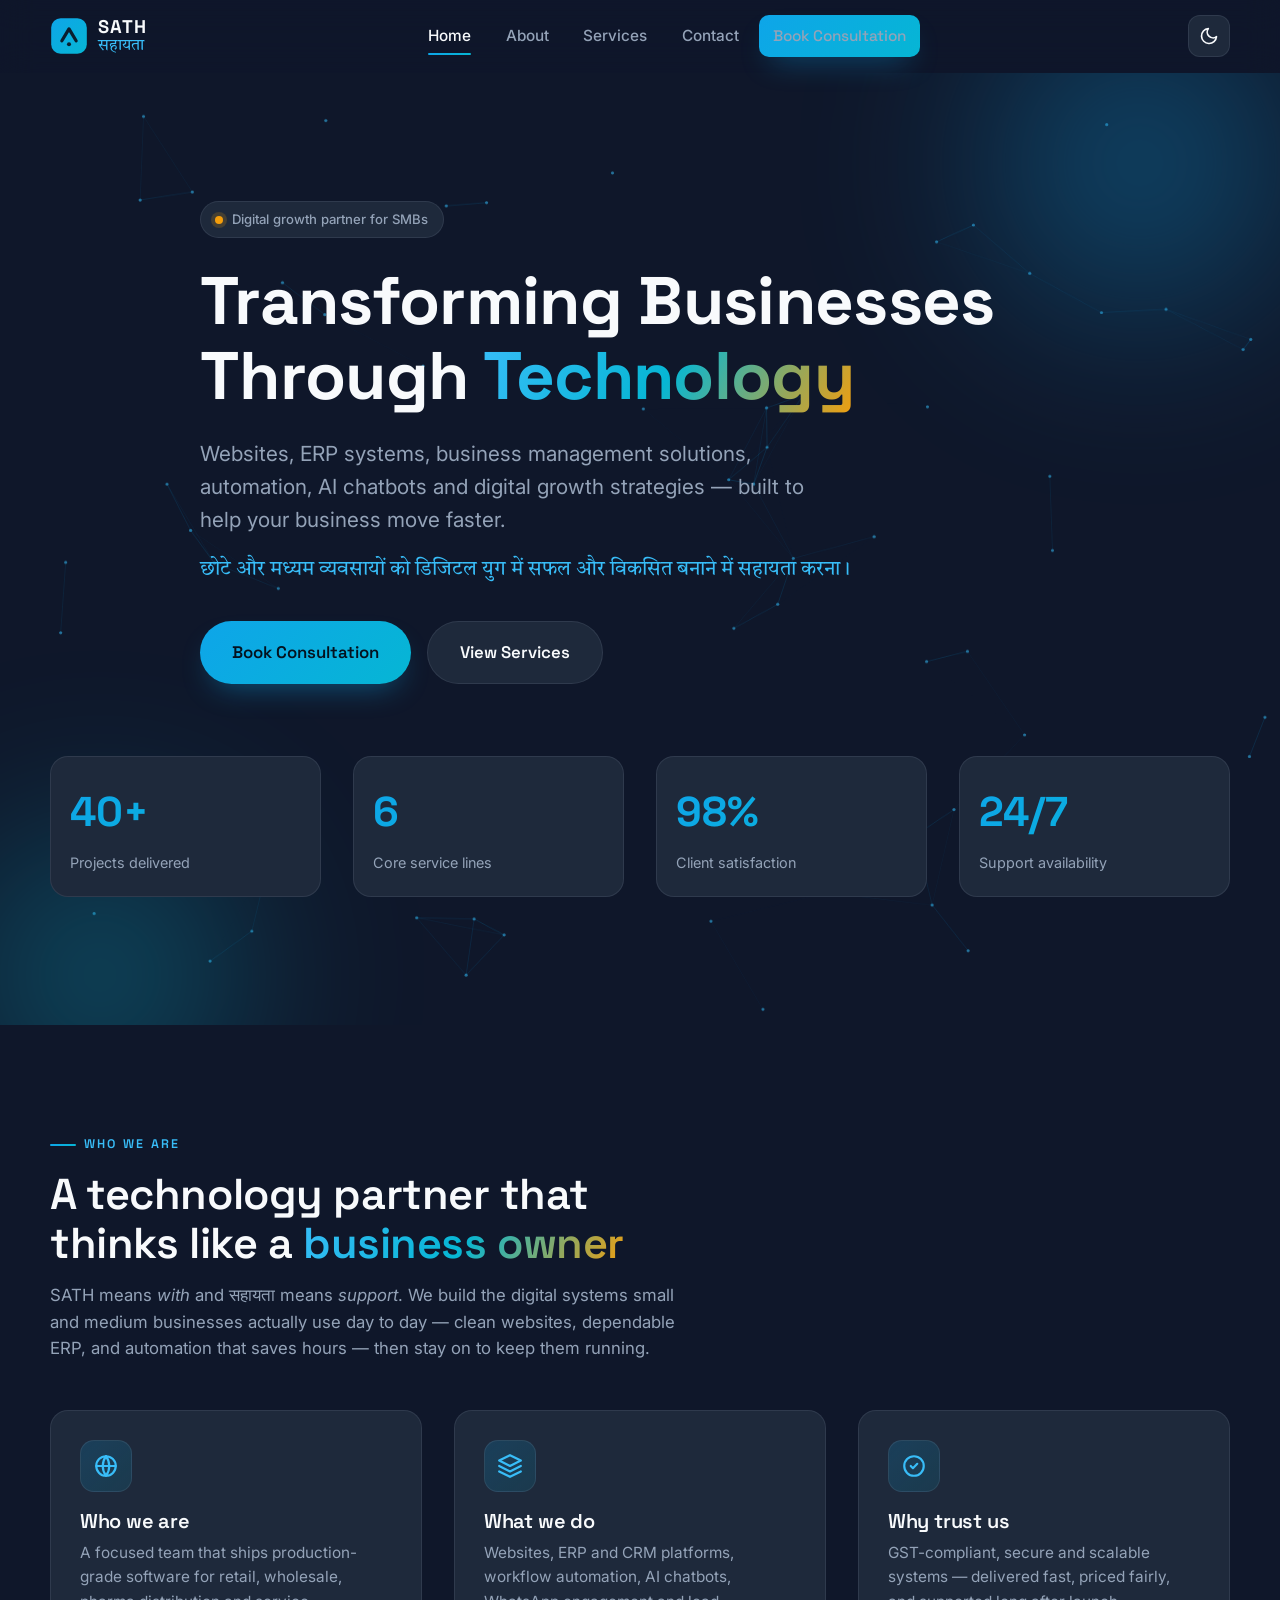
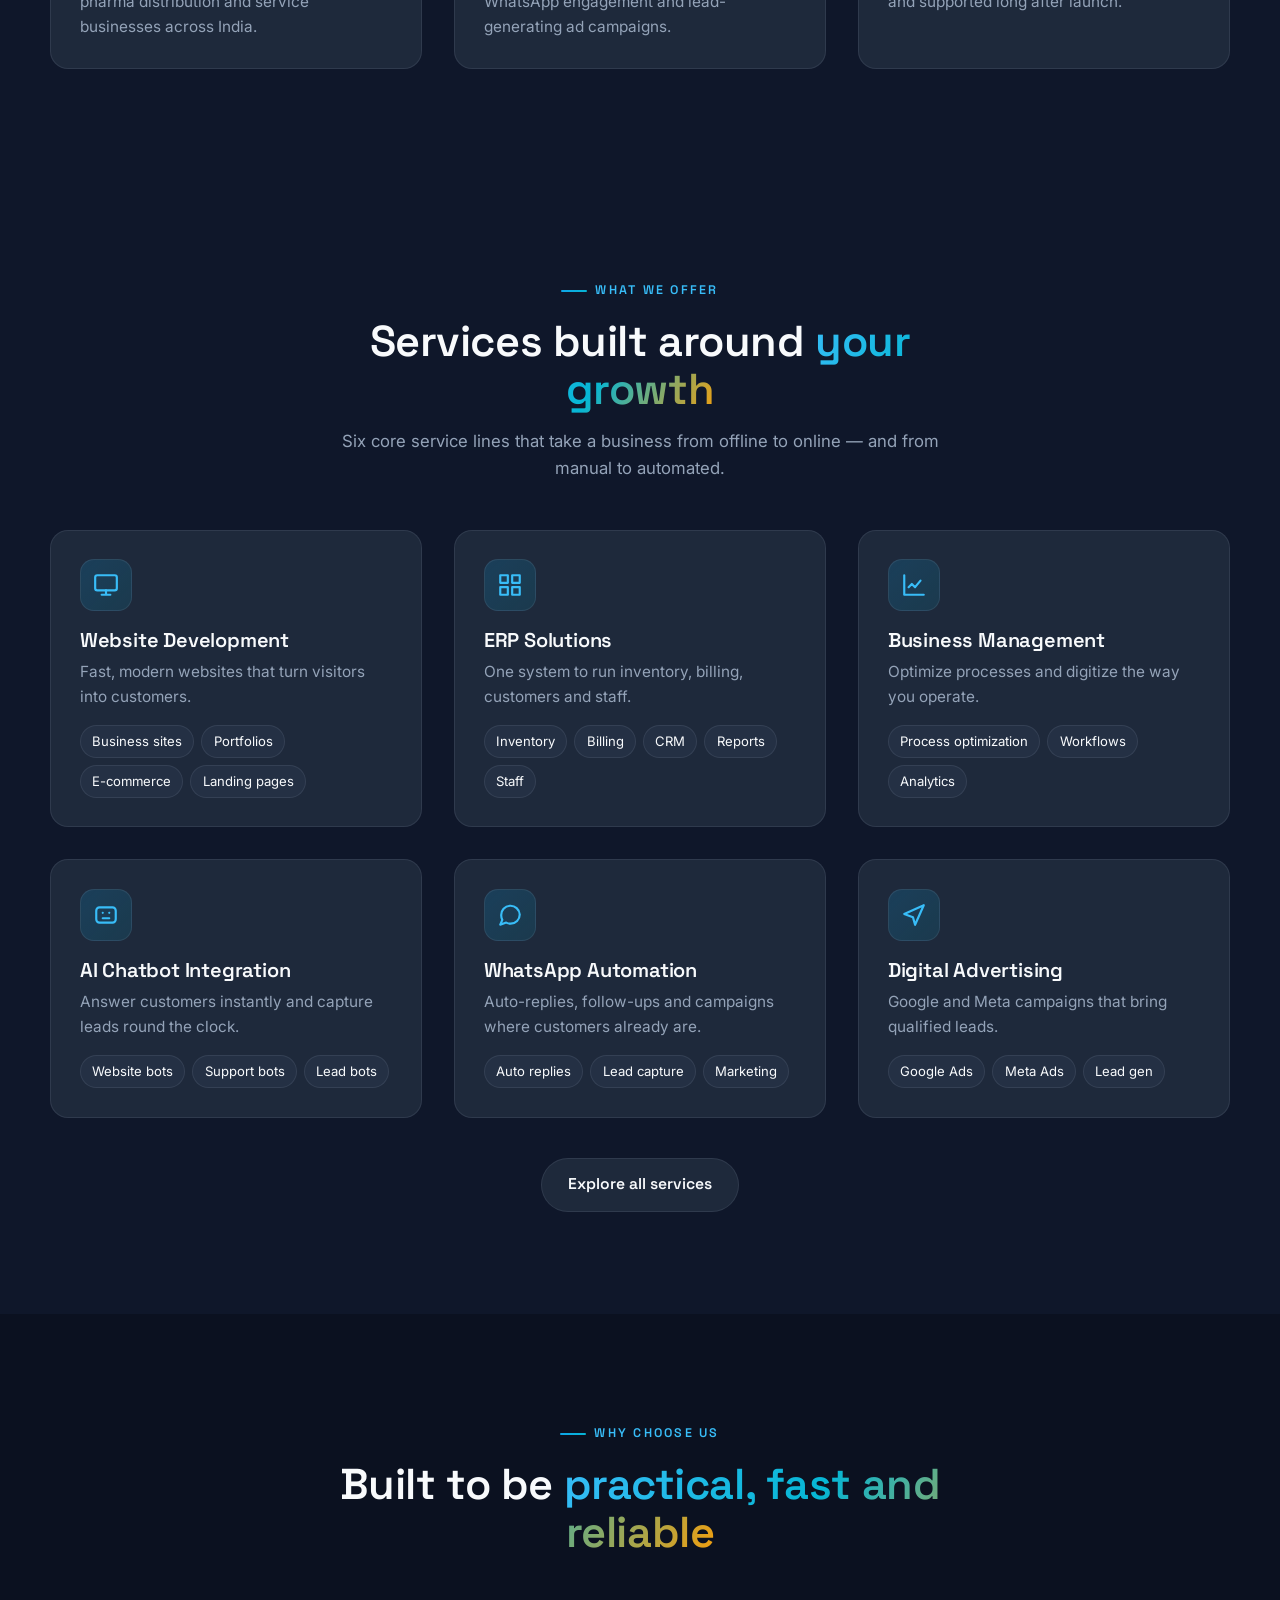
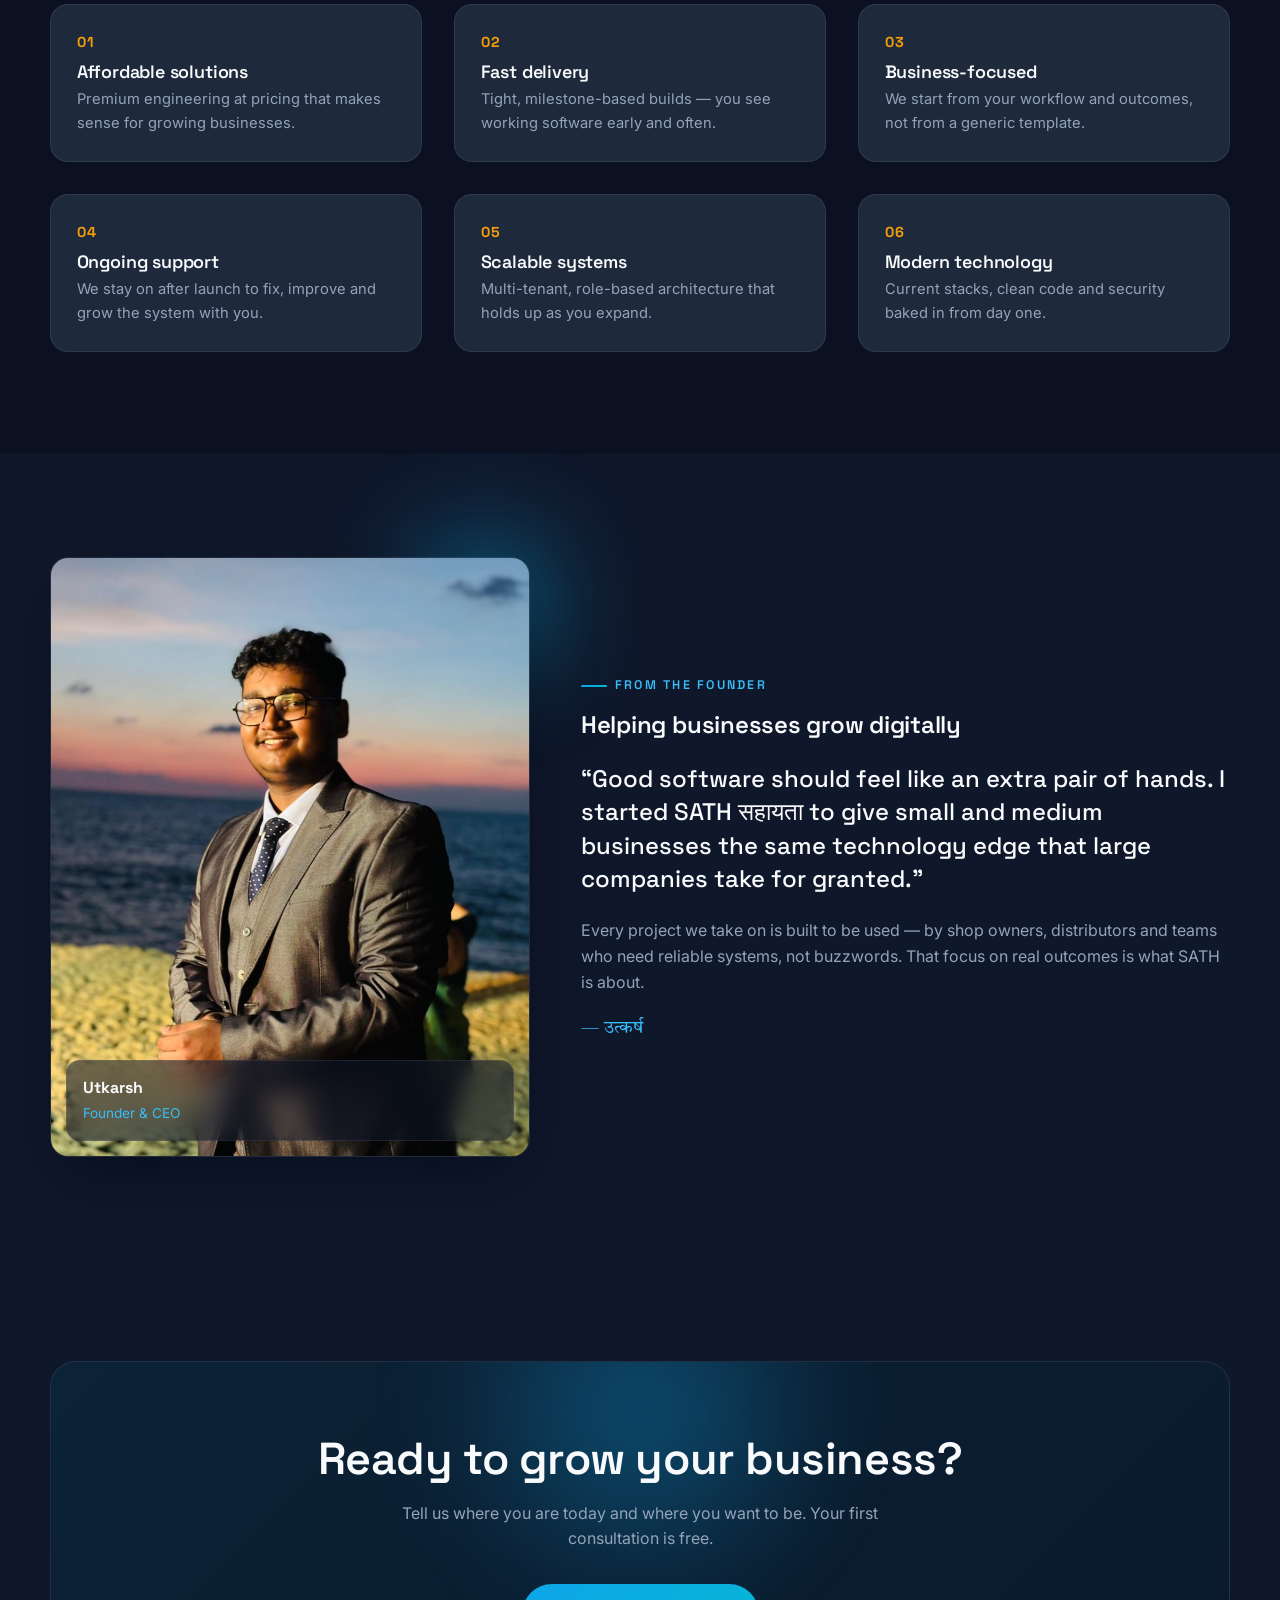
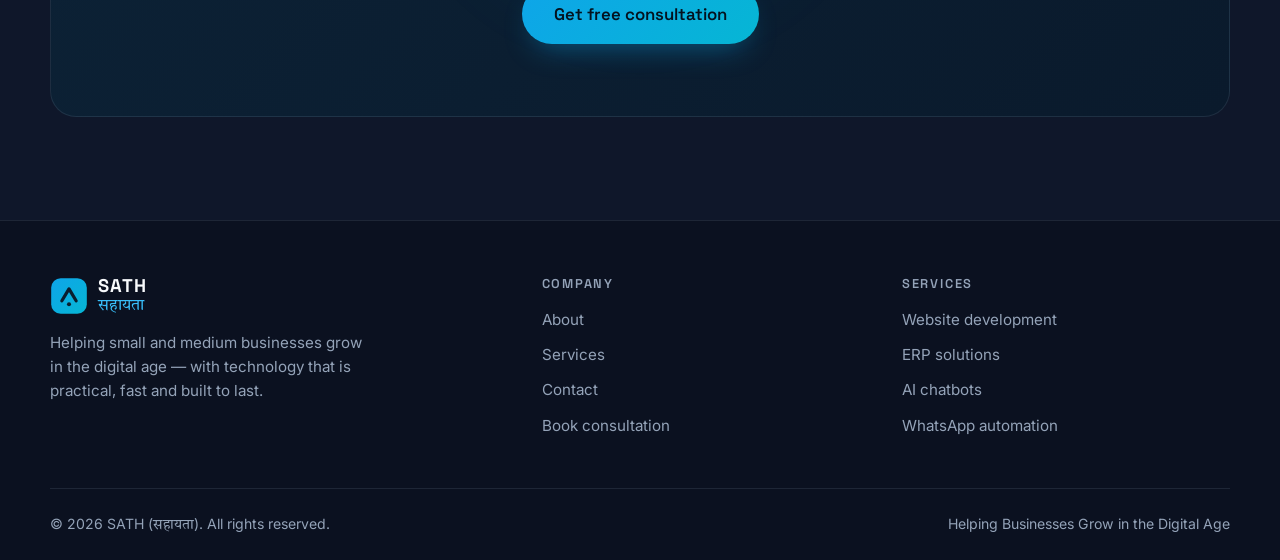
<file: index.html>
<!DOCTYPE html>
<html lang="en">
<head>
  <meta charset="UTF-8" />
  <meta name="viewport" content="width=device-width, initial-scale=1.0" />

  <!-- SEO -->
  <title>SATH (सहायता) — Transforming Businesses Through Technology</title>
  <meta name="description" content="SATH (सहायता) helps small and medium businesses grow in the digital age with websites, ERP systems, automation, AI chatbots and digital growth strategies." />
  <meta name="keywords" content="ERP software, business website development, AI chatbot, WhatsApp automation, digital marketing, SATH, सहायता, India" />
  <meta name="author" content="Utkarsh - Founder & CEO, SATH (सहायता)" />
  <meta name="robots" content="index, follow" />
  <meta name="language" content="English" />
  <meta name="revisit-after" content="7 days" />
  <meta name="theme-color" content="#0F172A" />
  <link rel="canonical" href="https://https://utkarshtraders.shop//" />

  <!-- Open Graph / Social -->
  <meta property="og:type" content="website" />
  <meta property="og:title" content="SATH (सहायता) — Transforming Businesses Through Technology" />
  <meta property="og:description" content="Websites, ERP systems, business management solutions, automation, AI chatbots & digital growth strategies for SMBs." />
  <meta property="og:image" content="assets/images/og-cover.jpg" />
  <meta property="og:site_name" content="SATH" />
  <meta name="twitter:card" content="summary_large_image" />
  <meta name="twitter:title" content="SATH (सहायता) — Transforming Businesses Through Technology" />
  <meta name="twitter:description" content="Premium digital transformation partner for small and medium businesses." />
  <meta name="twitter:image" content="assets/images/og-cover.jpg" />

  <!-- Icons -->
  <link rel="icon" type="image/svg+xml" href="assets/icons/favicon.svg" />

  <!-- Fonts -->
  <link rel="preconnect" href="https://fonts.googleapis.com" />
  <link rel="preconnect" href="https://fonts.gstatic.com" crossorigin />
  <link href="https://fonts.googleapis.com/css2?family=Space+Grotesk:wght@500;600;700&family=Inter:wght@400;500;600&family=Tiro+Devanagari+Hindi&display=swap" rel="stylesheet" />

  <!-- Styles -->
  <link rel="stylesheet" href="css/style.css" />

  <!-- Structured data -->
  <script type="application/ld+json">
  {
    "@context": "https://schema.org",
    "@type": "Organization",
    "name": "SATH",
    "alternateName": "सहायता",
    "description": "Digital transformation partner for small and medium businesses.",
    "founder": { "@type": "Person", "name": "Utkarsh" },
    "areaServed": "IN",
    "knowsAbout": ["Website Development", "ERP Software", "AI Chatbots", "WhatsApp Automation", "Digital Advertising"]
  },
  "serviceType": [
    "Website Development",
    "ERP Solutions",
    "Business Management",
    "AI Chatbot Integration",
    "WhatsApp Automation",
    "Digital Advertising"
  ],
  "areaServed": "INDIA",
  "email": "utkarshaa.kr@gmail.com",
  "telephone": "+919523024648"
}
  </script>
</head>
<body>

  <!-- Loader -->
  <div class="loader" aria-hidden="true">
    <div class="loader__mark">
      <div class="loader__ring"></div>
      <div class="loader__word deva">सहायता</div>
    </div>
  </div>

  <!-- Navbar -->
  <header class="nav">
    <div class="container nav__inner">
      <a class="brand" href="index.html" aria-label="SATH home">
        <img class="brand__mark" src="assets/icons/favicon.svg" alt="" width="38" height="38" />
        <span class="brand__text">
          <span class="brand__en">SATH</span>
          <span class="brand__hi deva">सहायता</span>
        </span>
      </a>

      <nav class="nav__links" aria-label="Primary">
        <a href="index.html" class="active">Home</a>
        <a href="about.html">About</a>
        <a href="services.html">Services</a>
        <a href="contact.html">Contact</a>
        <a href="contact.html" class="btn btn--primary">Book Consultation</a>
      </nav>

      <div class="nav__actions">
        <button class="theme-toggle" aria-label="Toggle dark and light mode">
          <svg class="icon-moon" viewBox="0 0 24 24" fill="none" stroke="currentColor" stroke-width="2" stroke-linecap="round" stroke-linejoin="round"><path d="M21 12.79A9 9 0 1 1 11.21 3 7 7 0 0 0 21 12.79z"/></svg>
          <svg class="icon-sun" viewBox="0 0 24 24" fill="none" stroke="currentColor" stroke-width="2" stroke-linecap="round" stroke-linejoin="round"><circle cx="12" cy="12" r="5"/><path d="M12 1v2M12 21v2M4.22 4.22l1.42 1.42M18.36 18.36l1.42 1.42M1 12h2M21 12h2M4.22 19.78l1.42-1.42M18.36 5.64l1.42-1.42"/></svg>
        </button>
        <button class="hamburger" aria-label="Open menu" aria-expanded="false" aria-controls="primary-nav"><span></span></button>
      </div>
    </div>
  </header>

  <main>
    <!-- Hero -->
    <section class="hero">
      <canvas id="hero-canvas" aria-hidden="true"></canvas>
      <div class="hero__glow" aria-hidden="true"></div>
      <div class="container hero__inner">
        <span class="hero__badge"><span class="dot"></span> Digital growth partner for SMBs</span>
        <h1>Transforming Businesses Through <span class="grad-text">Technology</span></h1>
        <p class="hero__sub">Websites, ERP systems, business management solutions, automation, AI chatbots and digital growth strategies — built to help your business move faster.</p>
        <p class="hero__hi deva">छोटे और मध्यम व्यवसायों को डिजिटल युग में सफल और विकसित बनाने में सहायता करना।</p>
        <div class="hero__cta">
          <a href="contact.html" class="btn btn--primary btn--lg">Book Consultation</a>
          <a href="services.html" class="btn btn--ghost btn--lg">View Services</a>
        </div>
      </div>

      <!-- Animated stat counters -->
      <div class="container">
        <div class="stats">
          <div class="stat reveal"><div class="stat__num"><span data-count="40" data-suffix="+">0</span></div><div class="stat__label">Projects delivered</div></div>
          <div class="stat reveal" data-delay="1"><div class="stat__num"><span data-count="6" data-suffix="">0</span></div><div class="stat__label">Core service lines</div></div>
          <div class="stat reveal" data-delay="2"><div class="stat__num"><span data-count="98" data-suffix="%">0</span></div><div class="stat__label">Client satisfaction</div></div>
          <div class="stat reveal" data-delay="3"><div class="stat__num"><span data-count="24" data-suffix="/7">0</span></div><div class="stat__label">Support availability</div></div>
        </div>
      </div>
    </section>

    <!-- Company intro -->
    <section class="section">
      <div class="container">
        <div class="section-head reveal">
          <span class="eyebrow">Who we are</span>
          <h2>A technology partner that thinks like a <span class="grad-text">business owner</span></h2>
          <p>SATH means <em>with</em> and सहायता means <em>support</em>. We build the digital systems small and medium businesses actually use day to day — clean websites, dependable ERP, and automation that saves hours — then stay on to keep them running.</p>
        </div>
        <div class="grid grid--3">
          <div class="card reveal">
            <div class="card__icon"><svg viewBox="0 0 24 24" fill="none" stroke-width="2" stroke-linecap="round" stroke-linejoin="round"><circle cx="12" cy="12" r="9"/><path d="M3 12h18M12 3a15 15 0 0 1 0 18M12 3a15 15 0 0 0 0 18"/></svg></div>
            <h3>Who we are</h3>
            <p>A focused team that ships production-grade software for retail, wholesale, pharma distribution and service businesses across India.</p>
          </div>
          <div class="card reveal" data-delay="1">
            <div class="card__icon"><svg viewBox="0 0 24 24" fill="none" stroke-width="2" stroke-linecap="round" stroke-linejoin="round"><path d="M12 2 2 7l10 5 10-5-10-5zM2 17l10 5 10-5M2 12l10 5 10-5"/></svg></div>
            <h3>What we do</h3>
            <p>Websites, ERP and CRM platforms, workflow automation, AI chatbots, WhatsApp engagement and lead-generating ad campaigns.</p>
          </div>
          <div class="card reveal" data-delay="2">
            <div class="card__icon"><svg viewBox="0 0 24 24" fill="none" stroke-width="2" stroke-linecap="round" stroke-linejoin="round"><path d="M9 12l2 2 4-4"/><path d="M21 12a9 9 0 1 1-18 0 9 9 0 0 1 18 0z"/></svg></div>
            <h3>Why trust us</h3>
            <p>GST-compliant, secure and scalable systems — delivered fast, priced fairly, and supported long after launch.</p>
          </div>
        </div>
      </div>
    </section>

    <!-- Services preview -->
    <section class="section" id="services">
      <div class="container">
        <div class="section-head center reveal">
          <span class="eyebrow">What we offer</span>
          <h2>Services built around <span class="grad-text">your growth</span></h2>
          <p>Six core service lines that take a business from offline to online — and from manual to automated.</p>
        </div>
        <div class="grid grid--3">

          <article class="card reveal">
            <div class="card__icon"><svg viewBox="0 0 24 24" fill="none" stroke-width="2" stroke-linecap="round" stroke-linejoin="round"><rect x="2" y="3" width="20" height="14" rx="2"/><path d="M8 21h8M12 17v4"/></svg></div>
            <h3>Website Development</h3>
            <p>Fast, modern websites that turn visitors into customers.</p>
            <ul class="card__list"><li>Business sites</li><li>Portfolios</li><li>E-commerce</li><li>Landing pages</li></ul>
          </article>

          <article class="card reveal" data-delay="1">
            <div class="card__icon"><svg viewBox="0 0 24 24" fill="none" stroke-width="2" stroke-linecap="round" stroke-linejoin="round"><path d="M3 3h7v7H3zM14 3h7v7h-7zM14 14h7v7h-7zM3 14h7v7H3z"/></svg></div>
            <h3>ERP Solutions</h3>
            <p>One system to run inventory, billing, customers and staff.</p>
            <ul class="card__list"><li>Inventory</li><li>Billing</li><li>CRM</li><li>Reports</li><li>Staff</li></ul>
          </article>

          <article class="card reveal" data-delay="2">
            <div class="card__icon"><svg viewBox="0 0 24 24" fill="none" stroke-width="2" stroke-linecap="round" stroke-linejoin="round"><path d="M3 3v18h18"/><path d="M7 14l3-3 3 3 5-6"/></svg></div>
            <h3>Business Management</h3>
            <p>Optimize processes and digitize the way you operate.</p>
            <ul class="card__list"><li>Process optimization</li><li>Workflows</li><li>Analytics</li></ul>
          </article>

          <article class="card reveal">
            <div class="card__icon"><svg viewBox="0 0 24 24" fill="none" stroke-width="2" stroke-linecap="round" stroke-linejoin="round"><rect x="3" y="5" width="18" height="14" rx="3"/><path d="M9 10h.01M15 10h.01M9 15h6"/></svg></div>
            <h3>AI Chatbot Integration</h3>
            <p>Answer customers instantly and capture leads round the clock.</p>
            <ul class="card__list"><li>Website bots</li><li>Support bots</li><li>Lead bots</li></ul>
          </article>

          <article class="card reveal" data-delay="1">
            <div class="card__icon"><svg viewBox="0 0 24 24" fill="none" stroke-width="2" stroke-linecap="round" stroke-linejoin="round"><path d="M21 11.5a8.38 8.38 0 0 1-8.5 8.5 8.38 8.38 0 0 1-4-1L3 21l1.9-4.5a8.38 8.38 0 0 1-1-4A8.5 8.5 0 0 1 21 11.5z"/></svg></div>
            <h3>WhatsApp Automation</h3>
            <p>Auto-replies, follow-ups and campaigns where customers already are.</p>
            <ul class="card__list"><li>Auto replies</li><li>Lead capture</li><li>Marketing</li></ul>
          </article>

          <article class="card reveal" data-delay="2">
            <div class="card__icon"><svg viewBox="0 0 24 24" fill="none" stroke-width="2" stroke-linecap="round" stroke-linejoin="round"><path d="M3 11l18-8-8 18-2-7-8-3z"/></svg></div>
            <h3>Digital Advertising</h3>
            <p>Google and Meta campaigns that bring qualified leads.</p>
            <ul class="card__list"><li>Google Ads</li><li>Meta Ads</li><li>Lead gen</li></ul>
          </article>

        </div>
        <div style="text-align:center; margin-top: 2.5rem;" class="reveal">
          <a href="services.html" class="btn btn--ghost">Explore all services</a>
        </div>
      </div>
    </section>

    <!-- Why choose us -->
    <section class="section" style="background: var(--bg-2);">
      <div class="container">
        <div class="section-head center reveal">
          <span class="eyebrow">Why choose us</span>
          <h2>Built to be <span class="grad-text">practical, fast and reliable</span></h2>
        </div>
        <div class="grid grid--3">
          <div class="tile reveal"><div class="tile__no">01</div><h3>Affordable solutions</h3><p>Premium engineering at pricing that makes sense for growing businesses.</p></div>
          <div class="tile reveal" data-delay="1"><div class="tile__no">02</div><h3>Fast delivery</h3><p>Tight, milestone-based builds — you see working software early and often.</p></div>
          <div class="tile reveal" data-delay="2"><div class="tile__no">03</div><h3>Business-focused</h3><p>We start from your workflow and outcomes, not from a generic template.</p></div>
          <div class="tile reveal"><div class="tile__no">04</div><h3>Ongoing support</h3><p>We stay on after launch to fix, improve and grow the system with you.</p></div>
          <div class="tile reveal" data-delay="1"><div class="tile__no">05</div><h3>Scalable systems</h3><p>Multi-tenant, role-based architecture that holds up as you expand.</p></div>
          <div class="tile reveal" data-delay="2"><div class="tile__no">06</div><h3>Modern technology</h3><p>Current stacks, clean code and security baked in from day one.</p></div>
        </div>
      </div>
    </section>

    <!-- Founder -->
    <section class="section" id="founder">
      <div class="container">
        <div class="founder">
          <div class="founder__media reveal">
            <!-- Replace assets/images/founder.jpg with a new photo any time -->
            <img class="founder__photo" src="assets/images/founder.jpg" alt="Utkarsh, Founder & CEO of SATH" width="900" height="600" loading="lazy" />
            <div class="founder__chip">
              <strong>Utkarsh</strong>
              <span>Founder &amp; CEO</span>
            </div>
          </div>
          <div class="founder__content reveal" data-delay="1">
            <span class="eyebrow">From the founder</span>
            <h2>Helping businesses grow digitally</h2>
            <blockquote>“Good software should feel like an extra pair of hands. I started SATH सहायता to give small and medium businesses the same technology edge that large companies take for granted.”</blockquote>
            <p style="color: var(--muted);">Every project we take on is built to be used — by shop owners, distributors and teams who need reliable systems, not buzzwords. That focus on real outcomes is what SATH is about.</p>
            <p class="founder__sig deva" style="margin-top: 1.2rem;">— उत्कर्ष</p>
          </div>
        </div>
      </div>
    </section>

    <!-- CTA -->
    <section class="section">
      <div class="container">
        <div class="cta-band reveal">
          <h2>Ready to grow your business?</h2>
          <p>Tell us where you are today and where you want to be. Your first consultation is free.</p>
          <a href="contact.html" class="btn btn--primary btn--lg">Get free consultation</a>
        </div>
      </div>
    </section>
  </main>

  <!-- Footer -->
  <footer class="footer">
    <div class="container">
      <div class="footer__top">
        <div class="footer__brand">
          <a class="brand" href="index.html" aria-label="SATH home">
            <img class="brand__mark" src="assets/icons/favicon.svg" alt="" width="38" height="38" />
            <span class="brand__text"><span class="brand__en">SATH</span><span class="brand__hi deva">सहायता</span></span>
          </a>
          <p>Helping small and medium businesses grow in the digital age — with technology that is practical, fast and built to last.</p>
        </div>
        <div>
          <h4>Company</h4>
          <ul>
            <li><a href="about.html">About</a></li>
            <li><a href="services.html">Services</a></li>
            <li><a href="contact.html">Contact</a></li>
            <li><a href="contact.html">Book consultation</a></li>
          </ul>
        </div>
        <div>
          <h4>Services</h4>
          <ul>
            <li><a href="services.html">Website development</a></li>
            <li><a href="services.html">ERP solutions</a></li>
            <li><a href="services.html">AI chatbots</a></li>
            <li><a href="services.html">WhatsApp automation</a></li>
          </ul>
        </div>
      </div>
      <div class="footer__bottom">
        <span>© <span data-year>2026</span> SATH (<span class="deva">सहायता</span>). All rights reserved.</span>
        <span>Helping Businesses Grow in the Digital Age</span>
      </div>
    </div>
  </footer>

  <!-- Back to top -->
  <button class="to-top" aria-label="Back to top">
    <svg viewBox="0 0 24 24" fill="none" stroke="currentColor" stroke-width="2.5" stroke-linecap="round" stroke-linejoin="round"><path d="M12 19V5M5 12l7-7 7 7"/></svg>
  </button>

  <script src="js/script.js"></script>
</body>
</html>
</file>
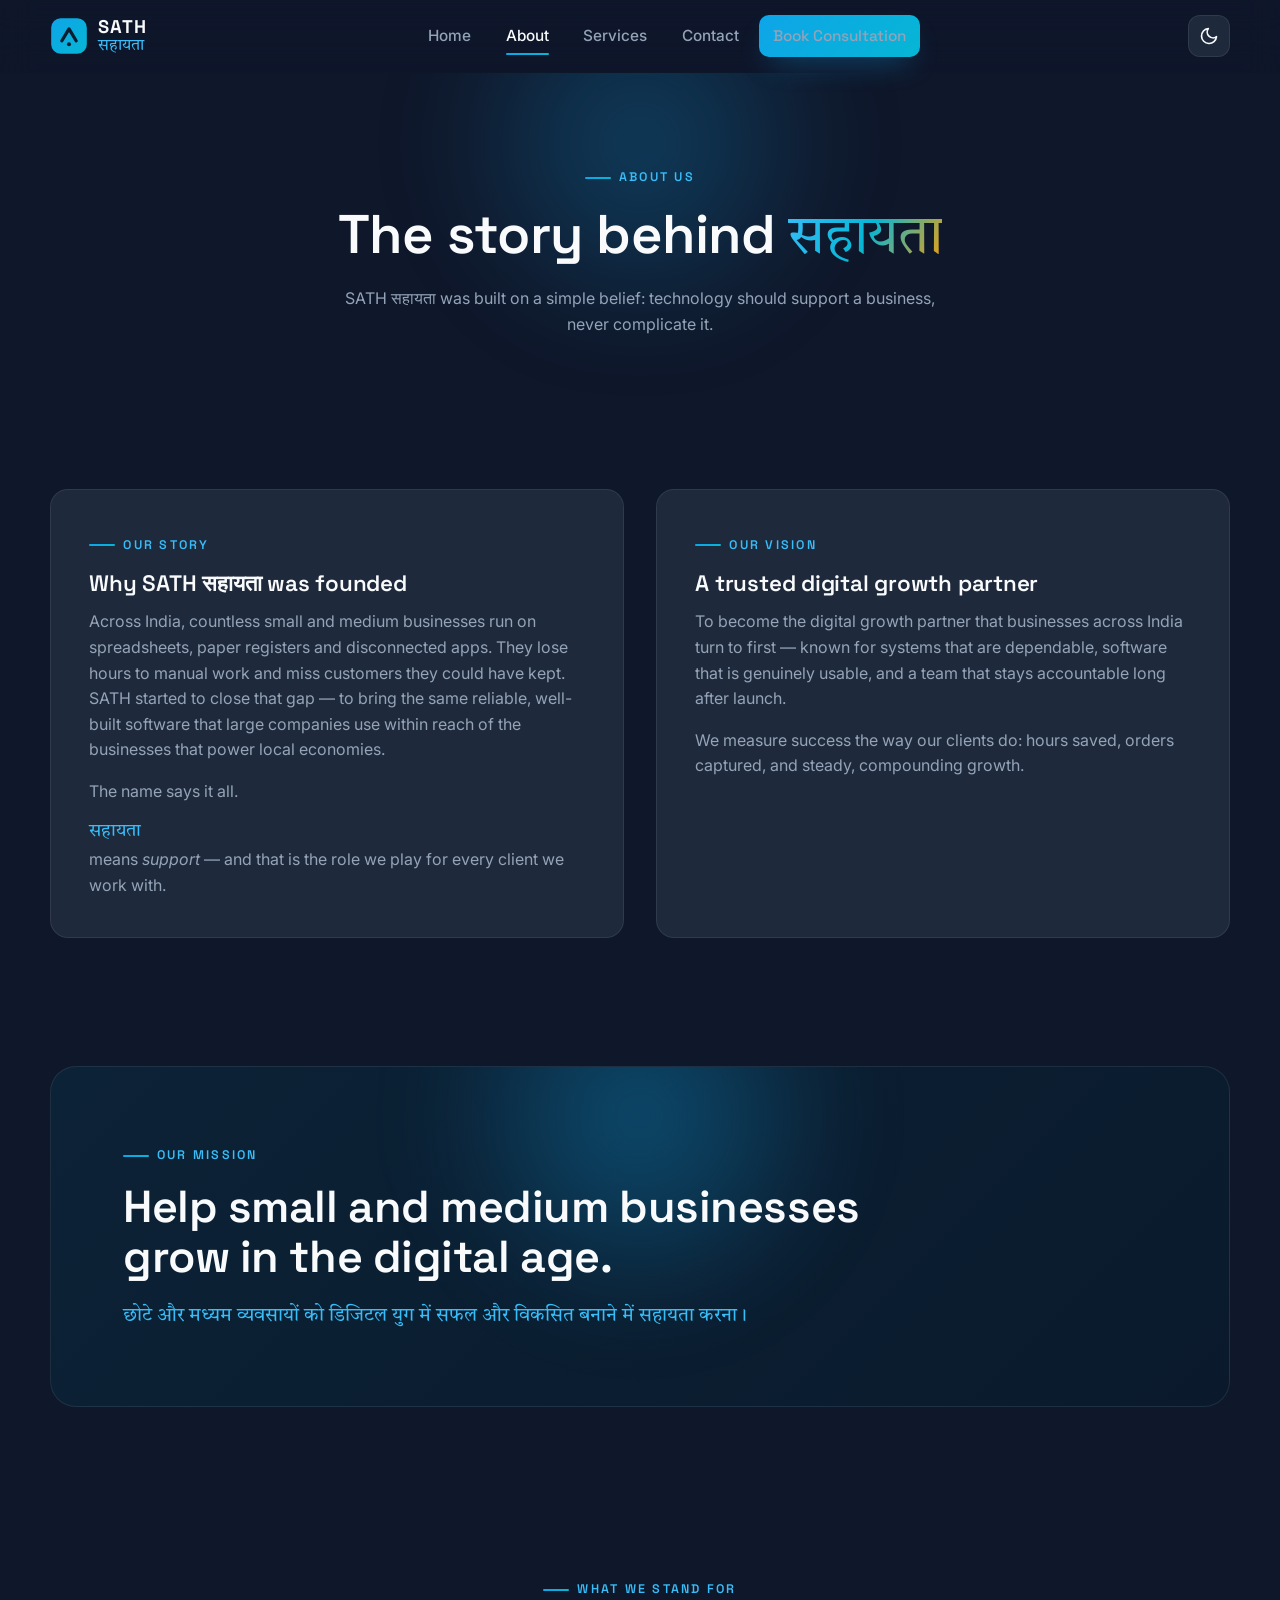
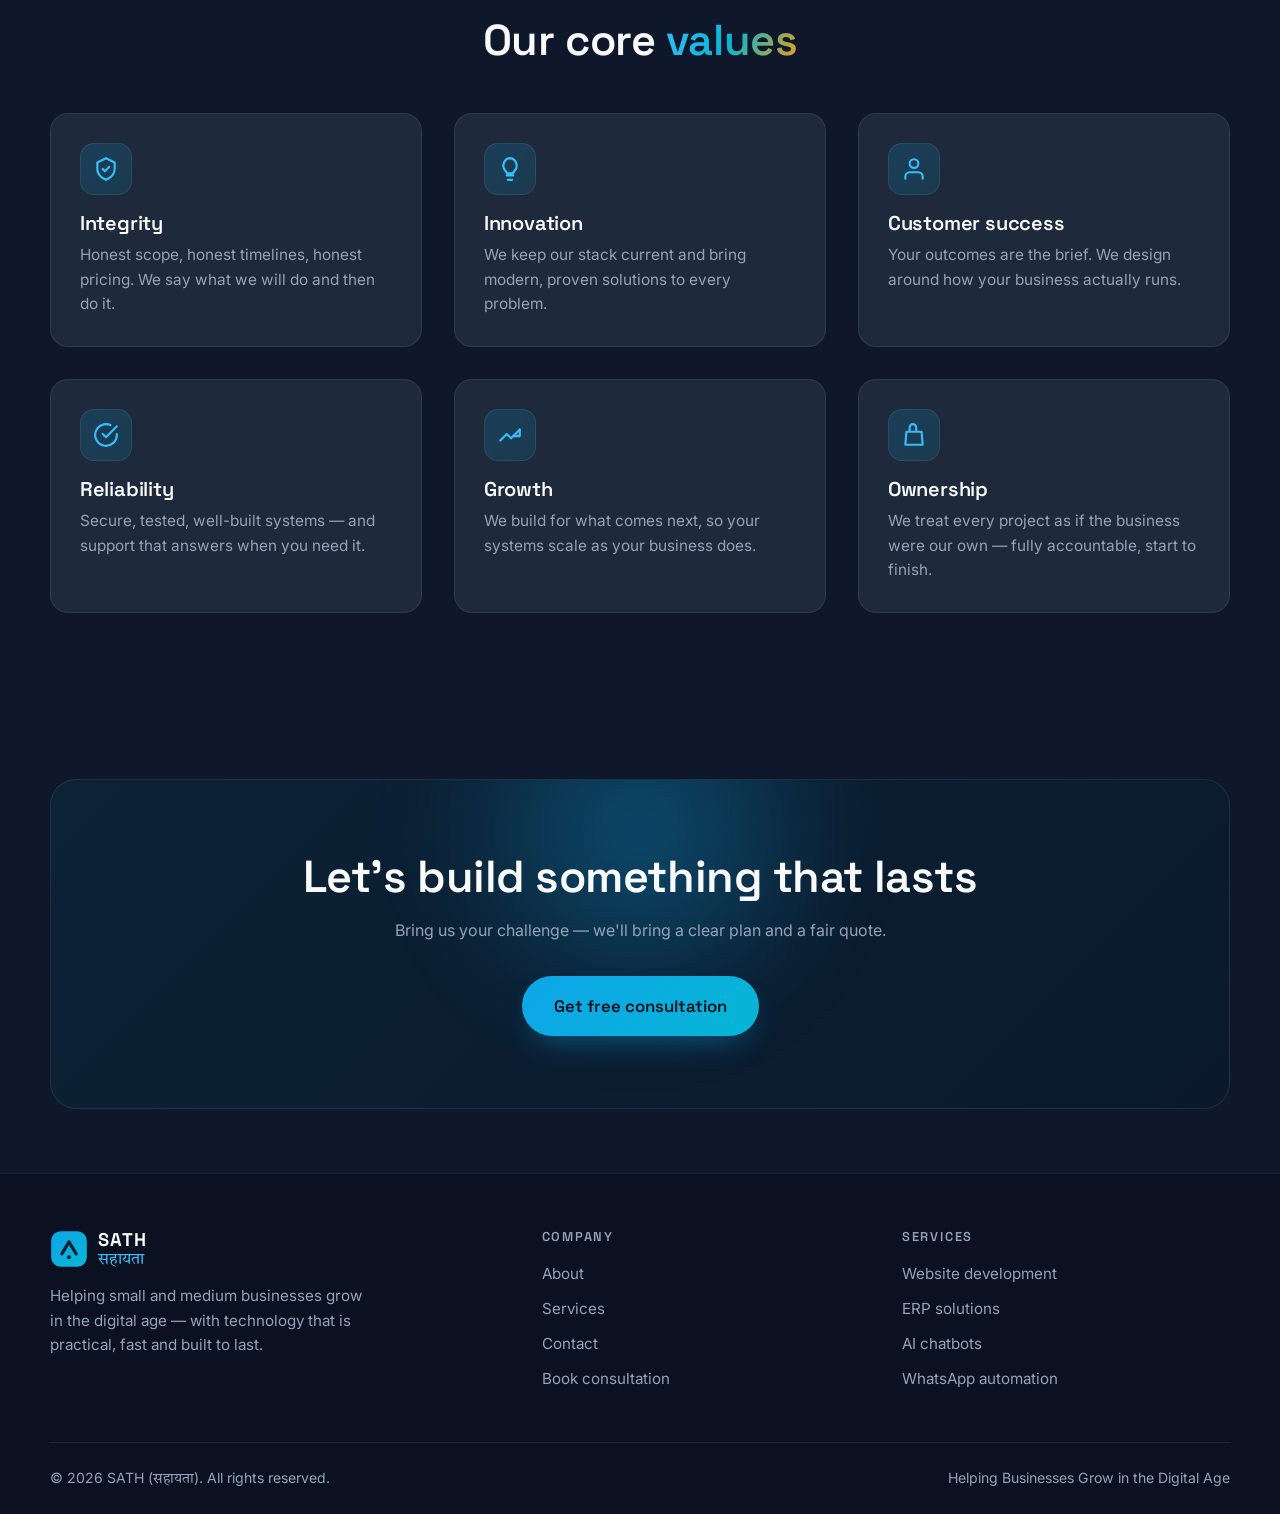
<file: about.html>
<!DOCTYPE html>
<html lang="en">
<head>
  <meta charset="UTF-8" />
  <meta name="viewport" content="width=device-width, initial-scale=1.0" />

  <title>About SATH (सहायता) — Our Story, Vision & Values</title>
  <meta name="description" content="The story behind SATH (सहायता): our vision to be a trusted digital growth partner for businesses, our mission, and the core values that guide every project." />
  <meta name="keywords" content="about SATH, digital transformation India, business growth partner, ERP company, सहायता" />
  <meta name="theme-color" content="#0F172A" />
  <link rel="canonical" href="https://example.com/about.html" />

  <meta property="og:type" content="website" />
  <meta property="og:title" content="About SATH (सहायता)" />
  <meta property="og:description" content="Our story, vision, mission and values — a trusted digital growth partner for businesses." />
  <meta property="og:image" content="assets/images/og-cover.jpg" />
  <meta name="twitter:card" content="summary_large_image" />

  <link rel="icon" type="image/svg+xml" href="assets/icons/favicon.svg" />
  <link rel="preconnect" href="https://fonts.googleapis.com" />
  <link rel="preconnect" href="https://fonts.gstatic.com" crossorigin />
  <link href="https://fonts.googleapis.com/css2?family=Space+Grotesk:wght@500;600;700&family=Inter:wght@400;500;600&family=Tiro+Devanagari+Hindi&display=swap" rel="stylesheet" />
  <link rel="stylesheet" href="css/style.css" />
</head>
<body>

  <div class="loader" aria-hidden="true">
    <div class="loader__mark"><div class="loader__ring"></div><div class="loader__word deva">सहायता</div></div>
  </div>

  <header class="nav">
    <div class="container nav__inner">
      <a class="brand" href="index.html" aria-label="SATH home">
        <img class="brand__mark" src="assets/icons/favicon.svg" alt="" width="38" height="38" />
        <span class="brand__text"><span class="brand__en">SATH</span><span class="brand__hi deva">सहायता</span></span>
      </a>
      <nav class="nav__links" aria-label="Primary">
        <a href="index.html">Home</a>
        <a href="about.html" class="active">About</a>
        <a href="services.html">Services</a>
        <a href="contact.html">Contact</a>
        <a href="contact.html" class="btn btn--primary">Book Consultation</a>
      </nav>
      <div class="nav__actions">
        <button class="theme-toggle" aria-label="Toggle dark and light mode">
          <svg class="icon-moon" viewBox="0 0 24 24" fill="none" stroke="currentColor" stroke-width="2" stroke-linecap="round" stroke-linejoin="round"><path d="M21 12.79A9 9 0 1 1 11.21 3 7 7 0 0 0 21 12.79z"/></svg>
          <svg class="icon-sun" viewBox="0 0 24 24" fill="none" stroke="currentColor" stroke-width="2" stroke-linecap="round" stroke-linejoin="round"><circle cx="12" cy="12" r="5"/><path d="M12 1v2M12 21v2M4.22 4.22l1.42 1.42M18.36 18.36l1.42 1.42M1 12h2M21 12h2M4.22 19.78l1.42-1.42M18.36 5.64l1.42-1.42"/></svg>
        </button>
        <button class="hamburger" aria-label="Open menu" aria-expanded="false"><span></span></button>
      </div>
    </div>
  </header>

  <main>
    <!-- Page hero -->
    <section class="page-hero">
      <div class="container">
        <span class="eyebrow" style="justify-content:center;">About us</span>
        <h1>The story behind <span class="grad-text deva">सहायता</span></h1>
        <p>SATH सहायता was built on a simple belief: technology should support a business, never complicate it.</p>
      </div>
    </section>

    <!-- Company story -->
    <section class="section section--tight">
      <div class="container">
        <div class="split">
          <div class="panel reveal">
            <span class="eyebrow">Our story</span>
            <h3>Why SATH सहायता was founded</h3>
            <p>Across India, countless small and medium businesses run on spreadsheets, paper registers and disconnected apps. They lose hours to manual work and miss customers they could have kept. SATH started to close that gap — to bring the same reliable, well-built software that large companies use within reach of the businesses that power local economies.</p>
            <p style="margin-top: 1rem;">The name says it all. <span class="deva" style="color:var(--secondary);">सहायता</span> means <em>support</em> — and that is the role we play for every client we work with.</p>
          </div>
          <div class="panel reveal" data-delay="1">
            <span class="eyebrow">Our vision</span>
            <h3>A trusted digital growth partner</h3>
            <p>To become the digital growth partner that businesses across India turn to first — known for systems that are dependable, software that is genuinely usable, and a team that stays accountable long after launch.</p>
            <p style="margin-top: 1rem;">We measure success the way our clients do: hours saved, orders captured, and steady, compounding growth.</p>
          </div>
        </div>
      </div>
    </section>

    <!-- Mission -->
    <section class="section section--tight">
      <div class="container">
        <div class="cta-band reveal" style="text-align:left;">
          <span class="eyebrow">Our mission</span>
          <h2 style="max-width: 760px;">Help small and medium businesses grow in the digital age.</h2>
          <p class="deva" style="margin: 1.2rem 0 0; max-width: 760px; color: var(--secondary); font-size: 1.2rem; line-height: 1.7;">छोटे और मध्यम व्यवसायों को डिजिटल युग में सफल और विकसित बनाने में सहायता करना।</p>
        </div>
      </div>
    </section>

    <!-- Core values -->
    <section class="section">
      <div class="container">
        <div class="section-head center reveal">
          <span class="eyebrow">What we stand for</span>
          <h2>Our core <span class="grad-text">values</span></h2>
        </div>
        <div class="grid grid--3">
          <div class="card reveal">
            <div class="card__icon"><svg viewBox="0 0 24 24" fill="none" stroke-width="2" stroke-linecap="round" stroke-linejoin="round"><path d="M12 2l8 4v6c0 5-3.5 8-8 10-4.5-2-8-5-8-10V6l8-4z"/><path d="M9 12l2 2 4-4"/></svg></div>
            <h3>Integrity</h3><p>Honest scope, honest timelines, honest pricing. We say what we will do and then do it.</p>
          </div>
          <div class="card reveal" data-delay="1">
            <div class="card__icon"><svg viewBox="0 0 24 24" fill="none" stroke-width="2" stroke-linecap="round" stroke-linejoin="round"><path d="M9 18h6M10 22h4M12 2a7 7 0 0 0-4 12c.7.6 1 1.3 1 2h6c0-.7.3-1.4 1-2a7 7 0 0 0-4-12z"/></svg></div>
            <h3>Innovation</h3><p>We keep our stack current and bring modern, proven solutions to every problem.</p>
          </div>
          <div class="card reveal" data-delay="2">
            <div class="card__icon"><svg viewBox="0 0 24 24" fill="none" stroke-width="2" stroke-linecap="round" stroke-linejoin="round"><path d="M20 21v-2a4 4 0 0 0-4-4H8a4 4 0 0 0-4 4v2"/><circle cx="12" cy="7" r="4"/></svg></div>
            <h3>Customer success</h3><p>Your outcomes are the brief. We design around how your business actually runs.</p>
          </div>
          <div class="card reveal">
            <div class="card__icon"><svg viewBox="0 0 24 24" fill="none" stroke-width="2" stroke-linecap="round" stroke-linejoin="round"><path d="M22 11.08V12a10 10 0 1 1-5.93-9.14"/><path d="M22 4 12 14.01l-3-3"/></svg></div>
            <h3>Reliability</h3><p>Secure, tested, well-built systems — and support that answers when you need it.</p>
          </div>
          <div class="card reveal" data-delay="1">
            <div class="card__icon"><svg viewBox="0 0 24 24" fill="none" stroke-width="2" stroke-linecap="round" stroke-linejoin="round"><path d="M3 17l6-6 4 4 8-8"/><path d="M21 7v6h-6"/></svg></div>
            <h3>Growth</h3><p>We build for what comes next, so your systems scale as your business does.</p>
          </div>
          <div class="card reveal" data-delay="2">
            <div class="card__icon"><svg viewBox="0 0 24 24" fill="none" stroke-width="2" stroke-linecap="round" stroke-linejoin="round"><path d="M14 9V5a3 3 0 0 0-6 0v4M5 9h14l1 12H4L5 9z"/></svg></div>
            <h3>Ownership</h3><p>We treat every project as if the business were our own — fully accountable, start to finish.</p>
          </div>
        </div>
      </div>
    </section>

    <!-- CTA -->
    <section class="section section--tight">
      <div class="container">
        <div class="cta-band reveal">
          <h2>Let's build something that lasts</h2>
          <p>Bring us your challenge — we'll bring a clear plan and a fair quote.</p>
          <a href="contact.html" class="btn btn--primary btn--lg">Get free consultation</a>
        </div>
      </div>
    </section>
  </main>

  <footer class="footer">
    <div class="container">
      <div class="footer__top">
        <div class="footer__brand">
          <a class="brand" href="index.html" aria-label="SATH home">
            <img class="brand__mark" src="assets/icons/favicon.svg" alt="" width="38" height="38" />
            <span class="brand__text"><span class="brand__en">SATH</span><span class="brand__hi deva">सहायता</span></span>
          </a>
          <p>Helping small and medium businesses grow in the digital age — with technology that is practical, fast and built to last.</p>
        </div>
        <div><h4>Company</h4><ul><li><a href="about.html">About</a></li><li><a href="services.html">Services</a></li><li><a href="contact.html">Contact</a></li><li><a href="contact.html">Book consultation</a></li></ul></div>
        <div><h4>Services</h4><ul><li><a href="services.html">Website development</a></li><li><a href="services.html">ERP solutions</a></li><li><a href="services.html">AI chatbots</a></li><li><a href="services.html">WhatsApp automation</a></li></ul></div>
      </div>
      <div class="footer__bottom">
        <span>© <span data-year>2026</span> SATH (<span class="deva">सहायता</span>). All rights reserved.</span>
        <span>Helping Businesses Grow in the Digital Age</span>
      </div>
    </div>
  </footer>

  <button class="to-top" aria-label="Back to top"><svg viewBox="0 0 24 24" fill="none" stroke="currentColor" stroke-width="2.5" stroke-linecap="round" stroke-linejoin="round"><path d="M12 19V5M5 12l7-7 7 7"/></svg></button>
  <script src="js/script.js"></script>
</body>
</html>
</file>
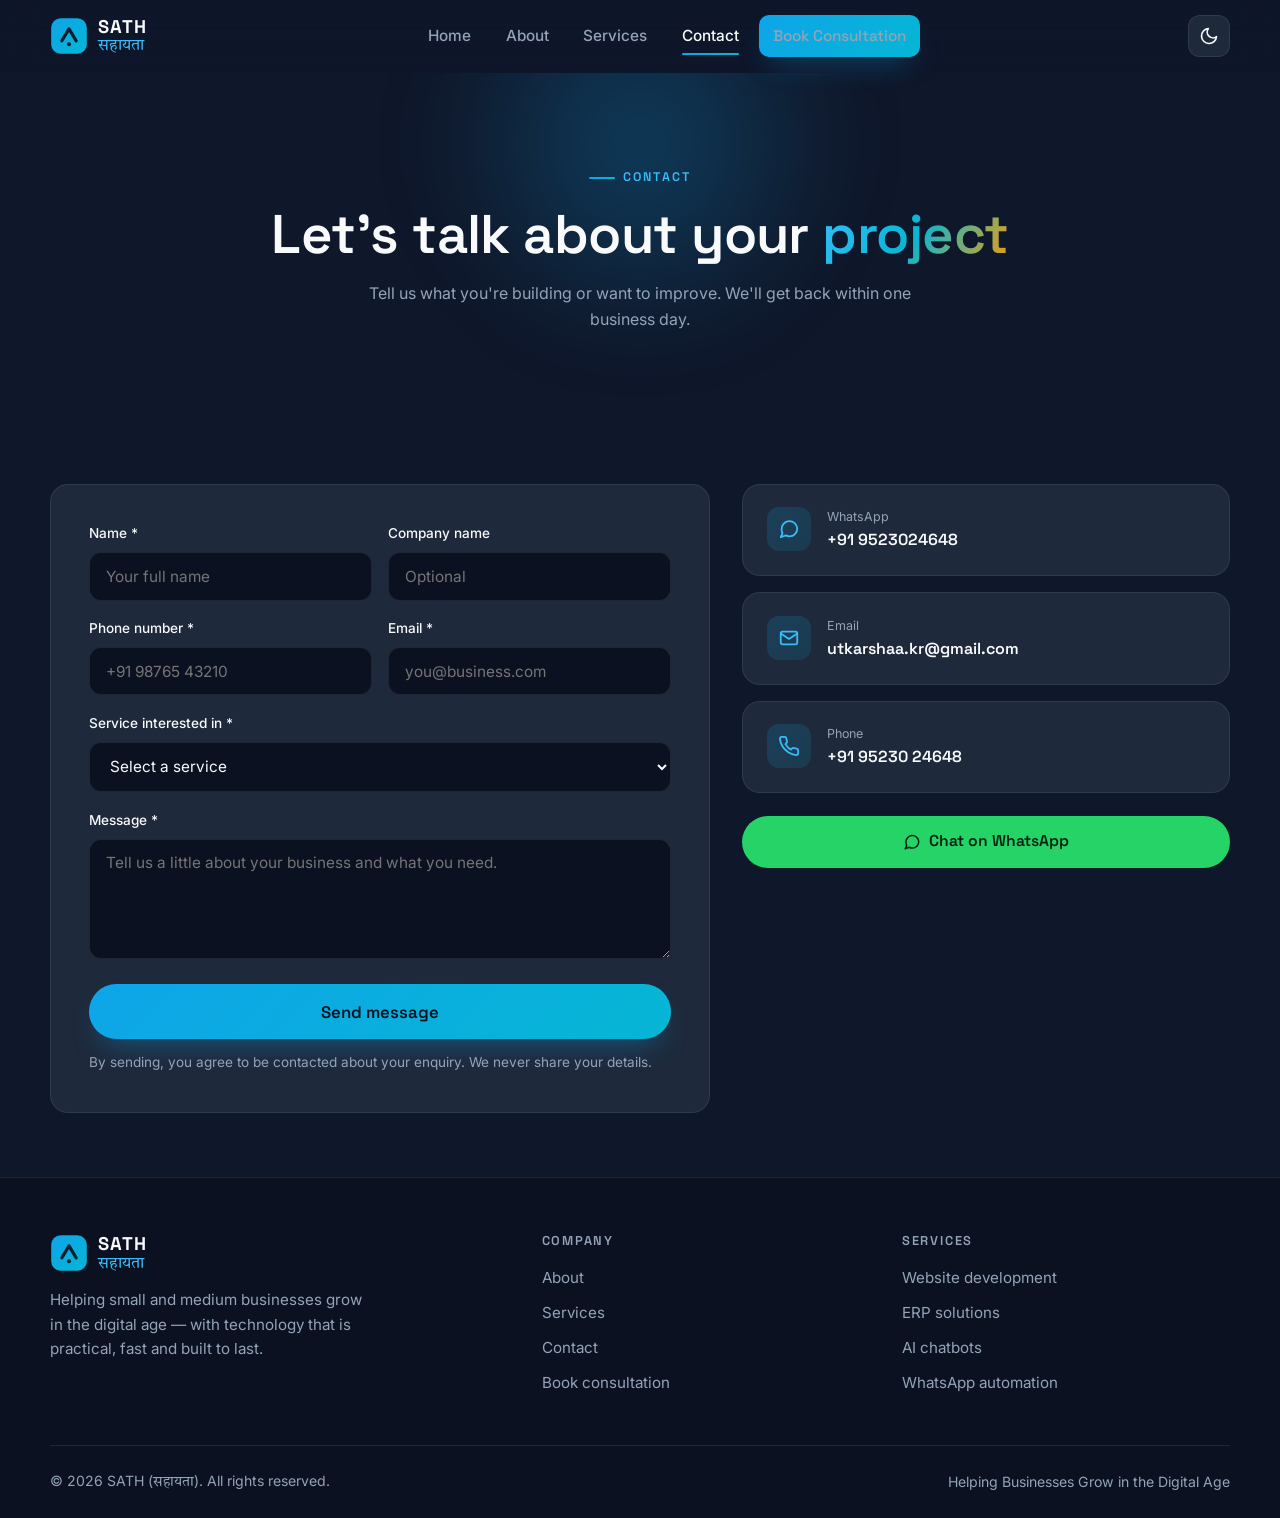
<file: contact.html>
<!DOCTYPE html>
<html lang="en">
<head>
  <meta charset="UTF-8" />
  <meta name="viewport" content="width=device-width, initial-scale=1.0" />

  <title>Contact SATH (सहायता) — Book Your Free Consultation</title>
  <meta name="description" content="Get in touch with SATH (सहायता). Book a free consultation about your website, ERP, automation, AI chatbot or digital advertising project. Reach us on WhatsApp, email or the contact form." />
  <meta name="keywords" content="contact SATH, book consultation, ERP enquiry, website enquiry, WhatsApp business" />
  <meta name="theme-color" content="#0F172A" />
  <link rel="canonical" href="https://example.com/contact.html" />

  <meta property="og:type" content="website" />
  <meta property="og:title" content="Contact SATH (सहायता)" />
  <meta property="og:description" content="Book your free consultation. Reach SATH on WhatsApp, email or the contact form." />
  <meta property="og:image" content="assets/images/og-cover.jpg" />
  <meta name="twitter:card" content="summary_large_image" />

  <link rel="icon" type="image/svg+xml" href="assets/icons/favicon.svg" />
  <link rel="preconnect" href="https://fonts.googleapis.com" />
  <link rel="preconnect" href="https://fonts.gstatic.com" crossorigin />
  <link href="https://fonts.googleapis.com/css2?family=Space+Grotesk:wght@500;600;700&family=Inter:wght@400;500;600&family=Tiro+Devanagari+Hindi&display=swap" rel="stylesheet" />
  <link rel="stylesheet" href="css/style.css" />
</head>
<body>

  <div class="loader" aria-hidden="true">
    <div class="loader__mark"><div class="loader__ring"></div><div class="loader__word deva">सहायता</div></div>
  </div>

  <header class="nav">
    <div class="container nav__inner">
      <a class="brand" href="index.html" aria-label="SATH home">
        <img class="brand__mark" src="assets/icons/favicon.svg" alt="" width="38" height="38" />
        <span class="brand__text"><span class="brand__en">SATH</span><span class="brand__hi deva">सहायता</span></span>
      </a>
      <nav class="nav__links" aria-label="Primary">
        <a href="index.html">Home</a>
        <a href="about.html">About</a>
        <a href="services.html">Services</a>
        <a href="contact.html" class="active">Contact</a>
        <a href="contact.html" class="btn btn--primary">Book Consultation</a>
      </nav>
      <div class="nav__actions">
        <button class="theme-toggle" aria-label="Toggle dark and light mode">
          <svg class="icon-moon" viewBox="0 0 24 24" fill="none" stroke="currentColor" stroke-width="2" stroke-linecap="round" stroke-linejoin="round"><path d="M21 12.79A9 9 0 1 1 11.21 3 7 7 0 0 0 21 12.79z"/></svg>
          <svg class="icon-sun" viewBox="0 0 24 24" fill="none" stroke="currentColor" stroke-width="2" stroke-linecap="round" stroke-linejoin="round"><circle cx="12" cy="12" r="5"/><path d="M12 1v2M12 21v2M4.22 4.22l1.42 1.42M18.36 18.36l1.42 1.42M1 12h2M21 12h2M4.22 19.78l1.42-1.42M18.36 5.64l1.42-1.42"/></svg>
        </button>
        <button class="hamburger" aria-label="Open menu" aria-expanded="false"><span></span></button>
      </div>
    </div>
  </header>

  <main>
    <section class="page-hero">
      <div class="container">
        <span class="eyebrow" style="justify-content:center;">Contact</span>
        <h1>Let's talk about your <span class="grad-text">project</span></h1>
        <p>Tell us what you're building or want to improve. We'll get back within one business day.</p>
      </div>
    </section>

    <section class="section section--tight">
      <div class="container">
        <div class="contact-grid">

          <!-- Form -->
          <div class="form reveal">
            <div class="form__success" id="form-success">Thanks! Your message is ready to send — we'll be in touch shortly.</div>
            <!-- NOTE: This form validates in-browser. To receive submissions, connect it to
                 a service like Formspree/Getform (set the action attribute) or your own backend. -->
            <form id="contact-form" novalidate>
              <div class="field row">
                <div>
                  <label for="name">Name *</label>
                  <input type="text" id="name" name="name" autocomplete="name" placeholder="Your full name" />
                  <span class="err">Please enter your name.</span>
                </div>
                <div>
                  <label for="company">Company name</label>
                  <input type="text" id="company" name="company" autocomplete="organization" placeholder="Optional" />
                  <span class="err"></span>
                </div>
              </div>

              <div class="field row">
                <div>
                  <label for="phone">Phone number *</label>
                  <input type="tel" id="phone" name="phone" autocomplete="tel" placeholder="+91 98765 43210" />
                  <span class="err">Enter a valid phone number.</span>
                </div>
                <div>
                  <label for="email">Email *</label>
                  <input type="email" id="email" name="email" autocomplete="email" placeholder="you@business.com" />
                  <span class="err">Enter a valid email address.</span>
                </div>
              </div>

              <div class="field">
                <label for="service">Service interested in *</label>
                <select id="service" name="service">
                  <option value="">Select a service</option>
                  <option>Website Development</option>
                  <option>ERP Solutions</option>
                  <option>Business Management Solutions</option>
                  <option>AI Chatbot Integration</option>
                  <option>WhatsApp Automation</option>
                  <option>Digital Advertising</option>
                  <option>Not sure yet</option>
                </select>
                <span class="err">Please choose a service.</span>
              </div>

              <div class="field">
                <label for="message">Message *</label>
                <textarea id="message" name="message" placeholder="Tell us a little about your business and what you need."></textarea>
                <span class="err">Tell us a little more (10+ characters).</span>
              </div>

              <button type="submit" class="btn btn--primary btn--block btn--lg">Send message</button>
              <p class="form__note">By sending, you agree to be contacted about your enquiry. We never share your details.</p>
            </form>
          </div>

          <!-- Aside -->
          <aside class="contact-aside reveal" data-delay="1">
            <!-- EDIT these contact details with your real numbers/email/handles -->
            <a class="contact-card" href="https://wa.me/919523024648?text=Hi%20SATH%2C%20I%27d%20like%20a%20consultation" target="_blank" rel="noopener">
              <span class="ci"><svg viewBox="0 0 24 24" fill="none" stroke-width="2" stroke-linecap="round" stroke-linejoin="round"><path d="M21 11.5a8.38 8.38 0 0 1-8.5 8.5 8.38 8.38 0 0 1-4-1L3 21l1.9-4.5a8.38 8.38 0 0 1-1-4A8.5 8.5 0 0 1 21 11.5z"/></svg></span>
              <span><span class="label">WhatsApp</span><span class="value">+91 9523024648</span></span>
            </a>
            <a class="contact-card" href="mailto:utkarshaa.kr@gmail.com">
              <span class="ci"><svg viewBox="0 0 24 24" fill="none" stroke-width="2" stroke-linecap="round" stroke-linejoin="round"><rect x="3" y="5" width="18" height="14" rx="2"/><path d="m3 7 9 6 9-6"/></svg></span>
              <span><span class="label">Email</span><span class="value">utkarshaa.kr@gmail.com</span></span>
            </a>
            <a class="contact-card" href="tel:+919523024648">
              <span class="ci"><svg viewBox="0 0 24 24" fill="none" stroke-width="2" stroke-linecap="round" stroke-linejoin="round"><path d="M22 16.92v3a2 2 0 0 1-2.18 2 19.79 19.79 0 0 1-8.63-3.07 19.5 19.5 0 0 1-6-6 19.79 19.79 0 0 1-3.07-8.67A2 2 0 0 1 4.11 2h3a2 2 0 0 1 2 1.72c.13.96.36 1.9.7 2.81a2 2 0 0 1-.45 2.11L8.09 9.91a16 16 0 0 0 6 6l1.27-1.27a2 2 0 0 1 2.11-.45c.91.34 1.85.57 2.81.7A2 2 0 0 1 22 16.92z"/></svg></span>
              <span><span class="label">Phone</span><span class="value">+91 95230 24648</span></span>
            </a>

            <a class="btn btn--wa btn--block" href="https://wa.me/919523024648?text=Hi%20SATH%2C%20I%27d%20like%20a%20consultation" target="_blank" rel="noopener" style="margin-top:.4rem;">
              <svg viewBox="0 0 24 24" fill="none" stroke="currentColor" stroke-width="2" stroke-linecap="round" stroke-linejoin="round"><path d="M21 11.5a8.38 8.38 0 0 1-8.5 8.5 8.38 8.38 0 0 1-4-1L3 21l1.9-4.5a8.38 8.38 0 0 1-1-4A8.5 8.5 0 0 1 21 11.5z"/></svg>
              Chat on WhatsApp
            </a>
              <!-- EDIT hrefs to your real profiles -->
            <!-- <div class="socials" aria-label="Social media">
              
              <a href="#" aria-label="LinkedIn"><svg viewBox="0 0 24 24" fill="none" stroke-width="2" stroke-linecap="round" stroke-linejoin="round"><path d="M16 8a6 6 0 0 1 6 6v7h-4v-7a2 2 0 0 0-4 0v7h-4v-7a6 6 0 0 1 6-6z"/><rect x="2" y="9" width="4" height="12"/><circle cx="4" cy="4" r="2"/></svg></a>
              <a href="#" aria-label="Instagram"><svg viewBox="0 0 24 24" fill="none" stroke-width="2" stroke-linecap="round" stroke-linejoin="round"><rect x="2" y="2" width="20" height="20" rx="5"/><circle cx="12" cy="12" r="4"/><path d="M17.5 6.5h.01"/></svg></a>
              <a href="#" aria-label="Facebook"><svg viewBox="0 0 24 24" fill="none" stroke-width="2" stroke-linecap="round" stroke-linejoin="round"><path d="M18 2h-3a5 5 0 0 0-5 5v3H7v4h3v8h4v-8h3l1-4h-4V7a1 1 0 0 1 1-1h3z"/></svg></a>
              <a href="#" aria-label="X"><svg viewBox="0 0 24 24" fill="none" stroke-width="2" stroke-linecap="round" stroke-linejoin="round"><path d="M4 4l16 16M20 4L4 20"/></svg></a>
            </div> -->
          </aside>

        </div>
      </div>
    </section>
  </main>

  <footer class="footer">
    <div class="container">
      <div class="footer__top">
        <div class="footer__brand">
          <a class="brand" href="index.html" aria-label="SATH home">
            <img class="brand__mark" src="assets/icons/favicon.svg" alt="" width="38" height="38" />
            <span class="brand__text"><span class="brand__en">SATH</span><span class="brand__hi deva">सहायता</span></span>
          </a>
          <p>Helping small and medium businesses grow in the digital age — with technology that is practical, fast and built to last.</p>
        </div>
        <div><h4>Company</h4><ul><li><a href="about.html">About</a></li><li><a href="services.html">Services</a></li><li><a href="contact.html">Contact</a></li><li><a href="contact.html">Book consultation</a></li></ul></div>
        <div><h4>Services</h4><ul><li><a href="services.html">Website development</a></li><li><a href="services.html">ERP solutions</a></li><li><a href="services.html">AI chatbots</a></li><li><a href="services.html">WhatsApp automation</a></li></ul></div>
      </div>
      <div class="footer__bottom">
        <span>© <span data-year>2026</span> SATH (<span class="deva">सहायता</span>). All rights reserved.</span>
        <span>Helping Businesses Grow in the Digital Age</span>
      </div>
    </div>
  </footer>

  <button class="to-top" aria-label="Back to top"><svg viewBox="0 0 24 24" fill="none" stroke="currentColor" stroke-width="2.5" stroke-linecap="round" stroke-linejoin="round"><path d="M12 19V5M5 12l7-7 7 7"/></svg></button>
  <script src="js/script.js"></script>
</body>
</html>
</file>
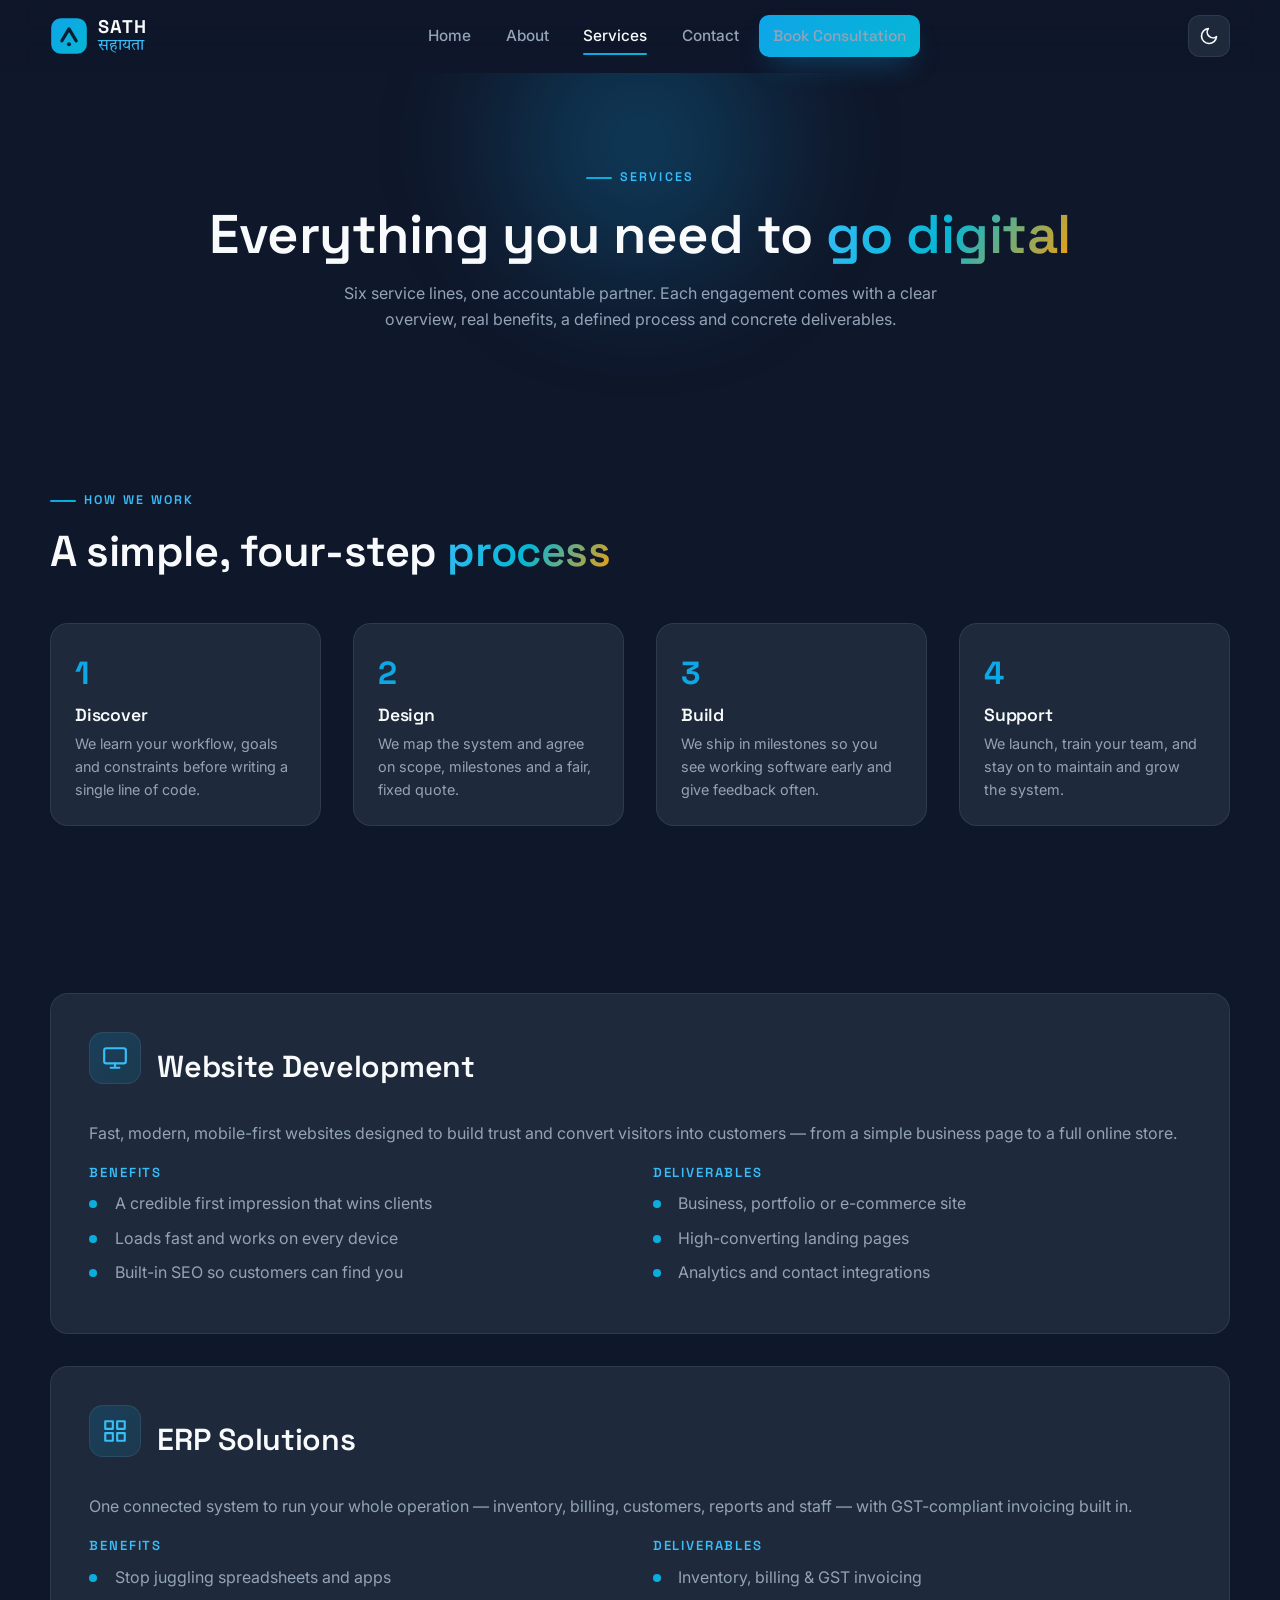
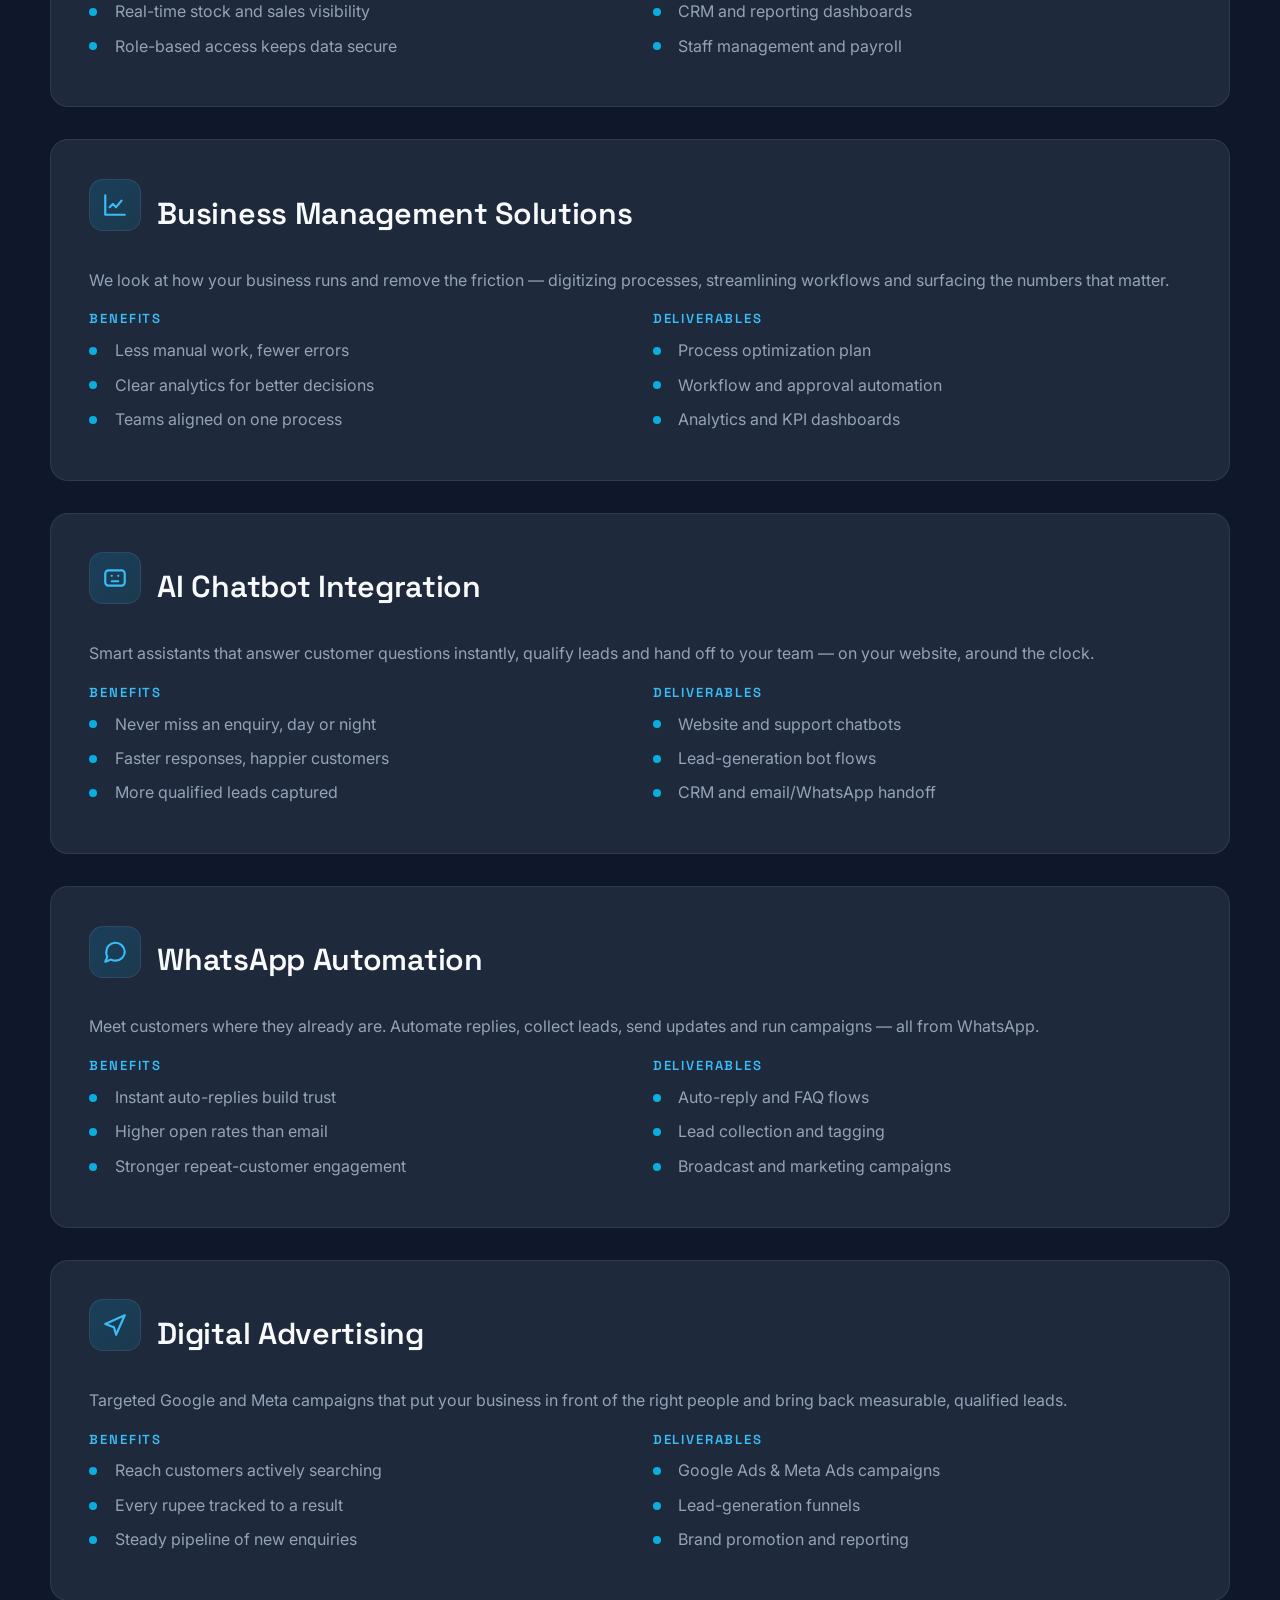
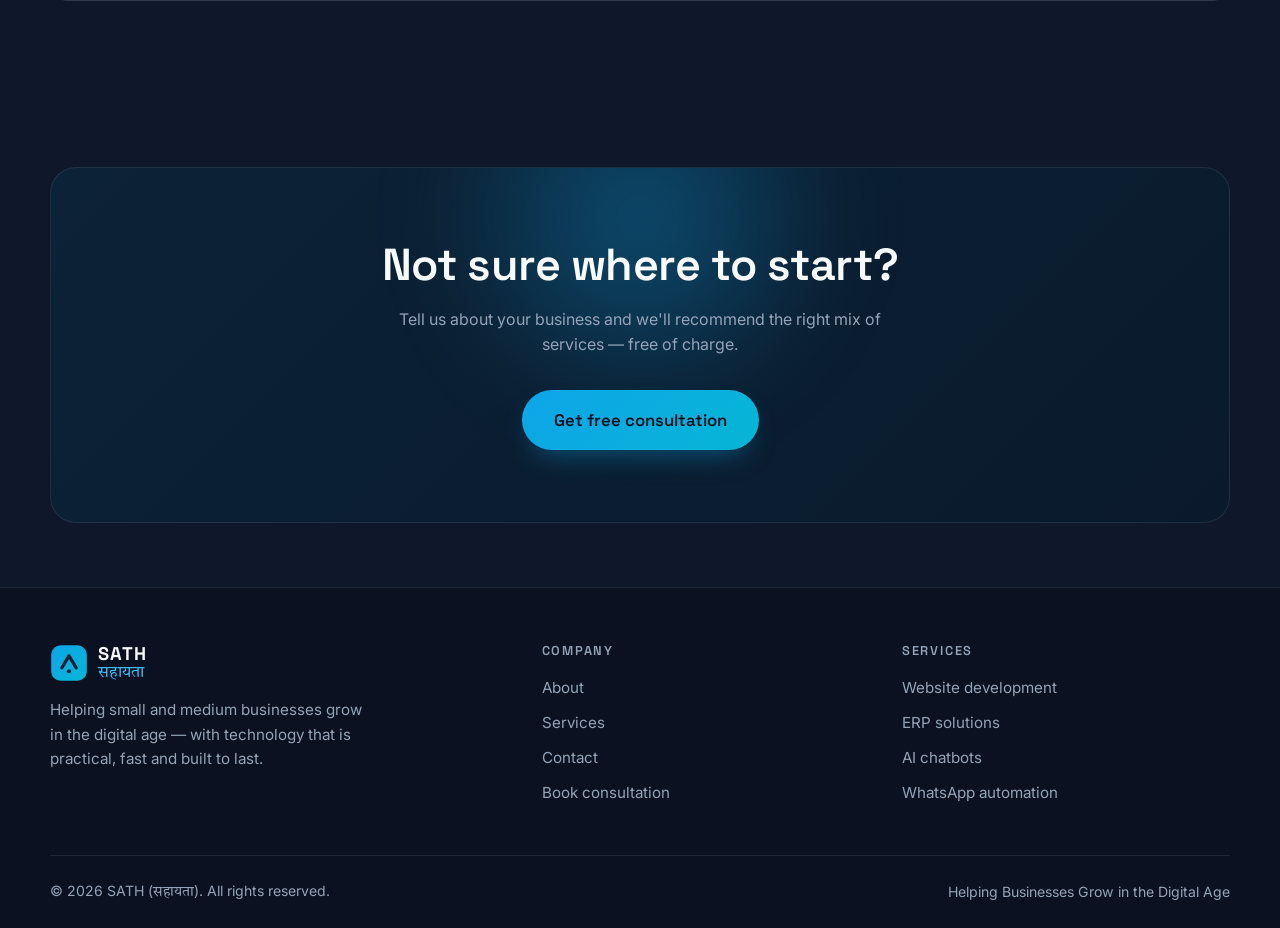
<file: services.html>
<!DOCTYPE html>
<html lang="en">
<head>
  <meta charset="UTF-8" />
  <meta name="viewport" content="width=device-width, initial-scale=1.0" />

  <title>Services — Websites, ERP, Automation & AI | SATH (सहायता)</title>
  <meta name="description" content="Explore SATH's services: website development, ERP solutions, business management, AI chatbot integration, WhatsApp automation and digital advertising — with overview, benefits, process and deliverables." />
  <meta name="keywords" content="ERP development, website development India, AI chatbot, WhatsApp automation, Google Ads, Meta Ads, business management software" />
  <meta name="theme-color" content="#0F172A" />
  <link rel="canonical" href="https://example.com/services.html" />

  <meta property="og:type" content="website" />
  <meta property="og:title" content="Services — SATH (सहायता)" />
  <meta property="og:description" content="Websites, ERP, business management, AI chatbots, WhatsApp automation and digital advertising." />
  <meta property="og:image" content="assets/images/og-cover.jpg" />
  <meta name="twitter:card" content="summary_large_image" />

  <link rel="icon" type="image/svg+xml" href="assets/icons/favicon.svg" />
  <link rel="preconnect" href="https://fonts.googleapis.com" />
  <link rel="preconnect" href="https://fonts.gstatic.com" crossorigin />
  <link href="https://fonts.googleapis.com/css2?family=Space+Grotesk:wght@500;600;700&family=Inter:wght@400;500;600&family=Tiro+Devanagari+Hindi&display=swap" rel="stylesheet" />
  <link rel="stylesheet" href="css/style.css" />
</head>
<body>

  <div class="loader" aria-hidden="true">
    <div class="loader__mark"><div class="loader__ring"></div><div class="loader__word deva">सहायता</div></div>
  </div>

  <header class="nav">
    <div class="container nav__inner">
      <a class="brand" href="index.html" aria-label="SATH home">
        <img class="brand__mark" src="assets/icons/favicon.svg" alt="" width="38" height="38" />
        <span class="brand__text"><span class="brand__en">SATH</span><span class="brand__hi deva">सहायता</span></span>
      </a>
      <nav class="nav__links" aria-label="Primary">
        <a href="index.html">Home</a>
        <a href="about.html">About</a>
        <a href="services.html" class="active">Services</a>
        <a href="contact.html">Contact</a>
        <a href="contact.html" class="btn btn--primary">Book Consultation</a>
      </nav>
      <div class="nav__actions">
        <button class="theme-toggle" aria-label="Toggle dark and light mode">
          <svg class="icon-moon" viewBox="0 0 24 24" fill="none" stroke="currentColor" stroke-width="2" stroke-linecap="round" stroke-linejoin="round"><path d="M21 12.79A9 9 0 1 1 11.21 3 7 7 0 0 0 21 12.79z"/></svg>
          <svg class="icon-sun" viewBox="0 0 24 24" fill="none" stroke="currentColor" stroke-width="2" stroke-linecap="round" stroke-linejoin="round"><circle cx="12" cy="12" r="5"/><path d="M12 1v2M12 21v2M4.22 4.22l1.42 1.42M18.36 18.36l1.42 1.42M1 12h2M21 12h2M4.22 19.78l1.42-1.42M18.36 5.64l1.42-1.42"/></svg>
        </button>
        <button class="hamburger" aria-label="Open menu" aria-expanded="false"><span></span></button>
      </div>
    </div>
  </header>

  <main>
    <!-- Page hero -->
    <section class="page-hero">
      <div class="container">
        <span class="eyebrow" style="justify-content:center;">Services</span>
        <h1>Everything you need to <span class="grad-text">go digital</span></h1>
        <p>Six service lines, one accountable partner. Each engagement comes with a clear overview, real benefits, a defined process and concrete deliverables.</p>
      </div>
    </section>

    <!-- How we work -->
    <section class="section section--tight">
      <div class="container">
        <div class="section-head reveal">
          <span class="eyebrow">How we work</span>
          <h2>A simple, four-step <span class="grad-text">process</span></h2>
        </div>
        <div class="steps">
          <div class="step reveal"><div class="step__no">1</div><h3>Discover</h3><p>We learn your workflow, goals and constraints before writing a single line of code.</p></div>
          <div class="step reveal" data-delay="1"><div class="step__no">2</div><h3>Design</h3><p>We map the system and agree on scope, milestones and a fair, fixed quote.</p></div>
          <div class="step reveal" data-delay="2"><div class="step__no">3</div><h3>Build</h3><p>We ship in milestones so you see working software early and give feedback often.</p></div>
          <div class="step reveal" data-delay="3"><div class="step__no">4</div><h3>Support</h3><p>We launch, train your team, and stay on to maintain and grow the system.</p></div>
        </div>
      </div>
    </section>

    <!-- Detailed services -->
    <section class="section">
      <div class="container">
        <div class="grid" style="gap: var(--gap);">

          <!-- 1. Website Development -->
          <article class="service-detail reveal">
            <div class="service-detail__head">
              <div class="card__icon"><svg viewBox="0 0 24 24" fill="none" stroke-width="2" stroke-linecap="round" stroke-linejoin="round"><rect x="2" y="3" width="20" height="14" rx="2"/><path d="M8 21h8M12 17v4"/></svg></div>
              <h3>Website Development</h3>
            </div>
            <p style="color:var(--muted);">Fast, modern, mobile-first websites designed to build trust and convert visitors into customers — from a simple business page to a full online store.</p>
            <div class="cols">
              <div>
                <h4>Benefits</h4>
                <ul class="checks"><li>A credible first impression that wins clients</li><li>Loads fast and works on every device</li><li>Built-in SEO so customers can find you</li></ul>
              </div>
              <div>
                <h4>Deliverables</h4>
                <ul class="checks"><li>Business, portfolio or e-commerce site</li><li>High-converting landing pages</li><li>Analytics and contact integrations</li></ul>
              </div>
            </div>
          </article>

          <!-- 2. ERP Solutions -->
          <article class="service-detail reveal">
            <div class="service-detail__head">
              <div class="card__icon"><svg viewBox="0 0 24 24" fill="none" stroke-width="2" stroke-linecap="round" stroke-linejoin="round"><path d="M3 3h7v7H3zM14 3h7v7h-7zM14 14h7v7h-7zM3 14h7v7H3z"/></svg></div>
              <h3>ERP Solutions</h3>
            </div>
            <p style="color:var(--muted);">One connected system to run your whole operation — inventory, billing, customers, reports and staff — with GST-compliant invoicing built in.</p>
            <div class="cols">
              <div>
                <h4>Benefits</h4>
                <ul class="checks"><li>Stop juggling spreadsheets and apps</li><li>Real-time stock and sales visibility</li><li>Role-based access keeps data secure</li></ul>
              </div>
              <div>
                <h4>Deliverables</h4>
                <ul class="checks"><li>Inventory, billing &amp; GST invoicing</li><li>CRM and reporting dashboards</li><li>Staff management and payroll</li></ul>
              </div>
            </div>
          </article>

          <!-- 3. Business Management -->
          <article class="service-detail reveal">
            <div class="service-detail__head">
              <div class="card__icon"><svg viewBox="0 0 24 24" fill="none" stroke-width="2" stroke-linecap="round" stroke-linejoin="round"><path d="M3 3v18h18"/><path d="M7 14l3-3 3 3 5-6"/></svg></div>
              <h3>Business Management Solutions</h3>
            </div>
            <p style="color:var(--muted);">We look at how your business runs and remove the friction — digitizing processes, streamlining workflows and surfacing the numbers that matter.</p>
            <div class="cols">
              <div>
                <h4>Benefits</h4>
                <ul class="checks"><li>Less manual work, fewer errors</li><li>Clear analytics for better decisions</li><li>Teams aligned on one process</li></ul>
              </div>
              <div>
                <h4>Deliverables</h4>
                <ul class="checks"><li>Process optimization plan</li><li>Workflow and approval automation</li><li>Analytics and KPI dashboards</li></ul>
              </div>
            </div>
          </article>

          <!-- 4. AI Chatbot -->
          <article class="service-detail reveal">
            <div class="service-detail__head">
              <div class="card__icon"><svg viewBox="0 0 24 24" fill="none" stroke-width="2" stroke-linecap="round" stroke-linejoin="round"><rect x="3" y="5" width="18" height="14" rx="3"/><path d="M9 10h.01M15 10h.01M9 15h6"/></svg></div>
              <h3>AI Chatbot Integration</h3>
            </div>
            <p style="color:var(--muted);">Smart assistants that answer customer questions instantly, qualify leads and hand off to your team — on your website, around the clock.</p>
            <div class="cols">
              <div>
                <h4>Benefits</h4>
                <ul class="checks"><li>Never miss an enquiry, day or night</li><li>Faster responses, happier customers</li><li>More qualified leads captured</li></ul>
              </div>
              <div>
                <h4>Deliverables</h4>
                <ul class="checks"><li>Website and support chatbots</li><li>Lead-generation bot flows</li><li>CRM and email/WhatsApp handoff</li></ul>
              </div>
            </div>
          </article>

          <!-- 5. WhatsApp Automation -->
          <article class="service-detail reveal">
            <div class="service-detail__head">
              <div class="card__icon"><svg viewBox="0 0 24 24" fill="none" stroke-width="2" stroke-linecap="round" stroke-linejoin="round"><path d="M21 11.5a8.38 8.38 0 0 1-8.5 8.5 8.38 8.38 0 0 1-4-1L3 21l1.9-4.5a8.38 8.38 0 0 1-1-4A8.5 8.5 0 0 1 21 11.5z"/></svg></div>
              <h3>WhatsApp Automation</h3>
            </div>
            <p style="color:var(--muted);">Meet customers where they already are. Automate replies, collect leads, send updates and run campaigns — all from WhatsApp.</p>
            <div class="cols">
              <div>
                <h4>Benefits</h4>
                <ul class="checks"><li>Instant auto-replies build trust</li><li>Higher open rates than email</li><li>Stronger repeat-customer engagement</li></ul>
              </div>
              <div>
                <h4>Deliverables</h4>
                <ul class="checks"><li>Auto-reply and FAQ flows</li><li>Lead collection and tagging</li><li>Broadcast and marketing campaigns</li></ul>
              </div>
            </div>
          </article>

          <!-- 6. Digital Advertising -->
          <article class="service-detail reveal">
            <div class="service-detail__head">
              <div class="card__icon"><svg viewBox="0 0 24 24" fill="none" stroke-width="2" stroke-linecap="round" stroke-linejoin="round"><path d="M3 11l18-8-8 18-2-7-8-3z"/></svg></div>
              <h3>Digital Advertising</h3>
            </div>
            <p style="color:var(--muted);">Targeted Google and Meta campaigns that put your business in front of the right people and bring back measurable, qualified leads.</p>
            <div class="cols">
              <div>
                <h4>Benefits</h4>
                <ul class="checks"><li>Reach customers actively searching</li><li>Every rupee tracked to a result</li><li>Steady pipeline of new enquiries</li></ul>
              </div>
              <div>
                <h4>Deliverables</h4>
                <ul class="checks"><li>Google Ads &amp; Meta Ads campaigns</li><li>Lead-generation funnels</li><li>Brand promotion and reporting</li></ul>
              </div>
            </div>
          </article>

        </div>
      </div>
    </section>

    <!-- CTA -->
    <section class="section section--tight">
      <div class="container">
        <div class="cta-band reveal">
          <h2>Not sure where to start?</h2>
          <p>Tell us about your business and we'll recommend the right mix of services — free of charge.</p>
          <a href="contact.html" class="btn btn--primary btn--lg">Get free consultation</a>
        </div>
      </div>
    </section>
  </main>

  <footer class="footer">
    <div class="container">
      <div class="footer__top">
        <div class="footer__brand">
          <a class="brand" href="index.html" aria-label="SATH home">
            <img class="brand__mark" src="assets/icons/favicon.svg" alt="" width="38" height="38" />
            <span class="brand__text"><span class="brand__en">SATH</span><span class="brand__hi deva">सहायता</span></span>
          </a>
          <p>Helping small and medium businesses grow in the digital age — with technology that is practical, fast and built to last.</p>
        </div>
        <div><h4>Company</h4><ul><li><a href="about.html">About</a></li><li><a href="services.html">Services</a></li><li><a href="contact.html">Contact</a></li><li><a href="contact.html">Book consultation</a></li></ul></div>
        <div><h4>Services</h4><ul><li><a href="services.html">Website development</a></li><li><a href="services.html">ERP solutions</a></li><li><a href="services.html">AI chatbots</a></li><li><a href="services.html">WhatsApp automation</a></li></ul></div>
      </div>
      <div class="footer__bottom">
        <span>© <span data-year>2026</span> SATH (<span class="deva">सहायता</span>). All rights reserved.</span>
        <span>Helping Businesses Grow in the Digital Age</span>
      </div>
    </div>
  </footer>

  <button class="to-top" aria-label="Back to top"><svg viewBox="0 0 24 24" fill="none" stroke="currentColor" stroke-width="2.5" stroke-linecap="round" stroke-linejoin="round"><path d="M12 19V5M5 12l7-7 7 7"/></svg></button>
  <script src="js/script.js"></script>
</body>
</html>
</file>
<file: css/style.css>
/* ============================================================
   SATH (सहायता) — Company Website
   Stylesheet: shared across all pages
   Stack: HTML5 + CSS3 + Vanilla JS (no frameworks)
   ============================================================ */

/* -------------------- Design Tokens -------------------- */
:root {
  /* Brand palette (dark is the default theme) */
  --primary:   #0EA5E9;
  --secondary: #38BDF8;
  --accent:    #06B6D4;
  --saffron:   #F59E0B;   /* warm signature accent tied to the सहायता wordmark */

  /* Dark surfaces */
  --bg:     #0F172A;
  --bg-2:   #0B1120;
  --card:   #1E293B;
  --card-2: #243044;
  --text:   #F8FAFC;
  --muted:  #94A3B8;
  --border: rgba(148, 163, 184, .14);
  --glass:  rgba(15, 23, 42, .55);
  --shadow: 0 24px 60px -20px rgba(2, 8, 23, .75);
  --ring:   rgba(14, 165, 233, .45);

  /* Type */
  --font-display: "Space Grotesk", "Segoe UI", system-ui, sans-serif;
  --font-body:    "Inter", "Segoe UI", system-ui, sans-serif;
  --font-deva:    "Tiro Devanagari Hindi", "Noto Sans Devanagari", serif;

  /* Layout */
  --container: 1180px;
  --radius:    18px;
  --radius-sm: 12px;
  --gap:       clamp(1rem, 2.5vw, 2rem);

  --grad: linear-gradient(135deg, var(--primary), var(--accent));
}

/* Light theme overrides */
[data-theme="light"] {
  --bg:     #EEF3F9;
  --bg-2:   #FFFFFF;
  --card:   #FFFFFF;
  --card-2: #F4F8FD;
  --text:   #0B1120;
  --muted:  #4B5A70;
  --border: rgba(15, 23, 42, .10);
  --glass:  rgba(255, 255, 255, .68);
  --shadow: 0 24px 50px -24px rgba(15, 23, 42, .28);
}

/* -------------------- Reset / Base -------------------- */
*, *::before, *::after { box-sizing: border-box; margin: 0; padding: 0; }

html { scroll-behavior: smooth; -webkit-text-size-adjust: 100%; }

body {
  font-family: var(--font-body);
  background: var(--bg);
  color: var(--text);
  line-height: 1.6;
  font-size: 1rem;
  overflow-x: hidden;
  transition: background .4s ease, color .4s ease;
  -webkit-font-smoothing: antialiased;
}

img { max-width: 100%; display: block; }
a { color: inherit; text-decoration: none; }
button { font-family: inherit; cursor: pointer; border: none; background: none; color: inherit; }
ul { list-style: none; }

:focus-visible { outline: 3px solid var(--ring); outline-offset: 3px; border-radius: 6px; }

::selection { background: var(--primary); color: #fff; }

h1, h2, h3, h4 { font-family: var(--font-display); line-height: 1.12; font-weight: 600; letter-spacing: -.01em; }

/* Devanagari wherever the .deva class appears */
.deva { font-family: var(--font-deva); font-weight: 400; }

/* -------------------- Layout helpers -------------------- */
.container { width: min(100% - 2.4rem, var(--container)); margin-inline: auto; }

.section { padding-block: clamp(3.5rem, 8vw, 6.5rem); }
.section--tight { padding-block: clamp(2.5rem, 6vw, 4rem); }

.eyebrow {
  display: inline-flex; align-items: center; gap: .5rem;
  font-family: var(--font-display);
  font-size: .78rem; font-weight: 600; letter-spacing: .18em; text-transform: uppercase;
  color: var(--secondary);
  margin-bottom: 1rem;
}
.eyebrow::before { content: ""; width: 26px; height: 2px; background: var(--grad); border-radius: 2px; }

.section-head { max-width: 640px; margin-bottom: clamp(2rem, 4vw, 3rem); }
.section-head.center { margin-inline: auto; text-align: center; }
.section-head.center .eyebrow { justify-content: center; }
.section-head h2 { font-size: clamp(1.8rem, 4vw, 2.7rem); }
.section-head p { color: var(--muted); margin-top: .9rem; font-size: 1.05rem; }

.grad-text {
  background: linear-gradient(120deg, var(--secondary), var(--accent), var(--saffron));
  -webkit-background-clip: text; background-clip: text; color: transparent;
}

/* -------------------- Buttons -------------------- */
.btn {
  display: inline-flex; align-items: center; justify-content: center; gap: .55rem;
  padding: .85rem 1.6rem; border-radius: 999px;
  font-family: var(--font-display); font-weight: 600; font-size: .98rem;
  transition: transform .25s ease, box-shadow .25s ease, background .25s ease, color .25s ease;
  white-space: nowrap;
}
.btn svg { width: 18px; height: 18px; }
.btn--primary { background: var(--grad); color: #04121f; box-shadow: 0 14px 30px -12px var(--ring); }
.btn--primary:hover { transform: translateY(-3px); box-shadow: 0 20px 40px -12px var(--ring); }
.btn--ghost { border: 1px solid var(--border); background: var(--card); color: var(--text); }
.btn--ghost:hover { border-color: var(--secondary); transform: translateY(-3px); }
.btn--lg { padding: 1.05rem 2rem; font-size: 1.05rem; }
.btn--block { width: 100%; }

/* -------------------- Navbar -------------------- */
.nav {
  position: sticky; top: 0; z-index: 100;
  backdrop-filter: blur(16px); -webkit-backdrop-filter: blur(16px);
  background: var(--glass);
  border-bottom: 1px solid transparent;
  transition: border-color .3s ease, background .3s ease, box-shadow .3s ease;
}
.nav.scrolled { border-color: var(--border); box-shadow: 0 10px 30px -20px rgba(0,0,0,.6); }
.nav__inner { display: flex; align-items: center; justify-content: space-between; height: 72px; }

.brand { display: flex; align-items: center; gap: .65rem; }
.brand__mark { width: 38px; height: 38px; flex: none; }
.brand__text { display: flex; flex-direction: column; line-height: 1; }
.brand__en { font-family: var(--font-display); font-weight: 700; font-size: 1.15rem; letter-spacing: .04em; }
.brand__hi { font-family: var(--font-deva); font-size: 1rem; color: var(--secondary); margin-top: 2px; }

.nav__links { display: flex; align-items: center; gap: .35rem; }
.nav__links a {
  position: relative; padding: .55rem .9rem; border-radius: 10px;
  font-weight: 500; font-size: .96rem; color: var(--muted);
  transition: color .25s ease, background .25s ease;
}
.nav__links a:hover { color: var(--text); }
.nav__links a.active { color: var(--text); }
.nav__links a.active::after {
  content: ""; position: absolute; left: .9rem; right: .9rem; bottom: 2px; height: 2px;
  background: var(--grad); border-radius: 2px;
}

.nav__actions { display: flex; align-items: center; gap: .6rem; }

/* Theme toggle */
.theme-toggle {
  width: 42px; height: 42px; border-radius: 12px; border: 1px solid var(--border);
  display: grid; place-items: center; background: var(--card);
  transition: border-color .25s ease, transform .25s ease;
}
.theme-toggle:hover { border-color: var(--secondary); transform: rotate(-12deg); }
.theme-toggle svg { width: 20px; height: 20px; }
.theme-toggle .icon-sun { display: none; }
[data-theme="light"] .theme-toggle .icon-sun { display: block; }
[data-theme="light"] .theme-toggle .icon-moon { display: none; }

/* Hamburger */
.hamburger { display: none; width: 42px; height: 42px; border-radius: 12px; border: 1px solid var(--border); background: var(--card); place-items: center; }
.hamburger span { display: block; width: 20px; height: 2px; background: var(--text); border-radius: 2px; position: relative; transition: transform .3s ease, opacity .3s ease; }
.hamburger span::before, .hamburger span::after { content: ""; position: absolute; left: 0; width: 20px; height: 2px; background: var(--text); border-radius: 2px; transition: transform .3s ease; }
.hamburger span::before { top: -6px; }
.hamburger span::after  { top:  6px; }
.nav.open .hamburger span { background: transparent; }
.nav.open .hamburger span::before { transform: translateY(6px) rotate(45deg); }
.nav.open .hamburger span::after  { transform: translateY(-6px) rotate(-45deg); }

/* -------------------- Hero -------------------- */
.hero { position: relative; overflow: hidden; padding-block: clamp(4rem, 10vw, 8rem); }
#hero-canvas { position: absolute; inset: 0; width: 100%; height: 100%; z-index: 0; }
.hero__glow { position: absolute; inset: 0; z-index: 0; pointer-events: none; }
.hero__glow::before, .hero__glow::after { content: ""; position: absolute; border-radius: 50%; filter: blur(90px); opacity: .5; }
.hero__glow::before { width: 460px; height: 460px; background: radial-gradient(circle, var(--primary), transparent 65%); top: -140px; right: -90px; }
.hero__glow::after  { width: 420px; height: 420px; background: radial-gradient(circle, var(--accent), transparent 65%); bottom: -160px; left: -110px; }
.hero__inner { position: relative; z-index: 1; max-width: 880px; }

.hero__badge {
  display: inline-flex; align-items: center; gap: .55rem;
  padding: .45rem .9rem; border-radius: 999px;
  border: 1px solid var(--border); background: var(--card);
  font-size: .82rem; font-weight: 500; color: var(--muted); margin-bottom: 1.6rem;
}
.hero__badge .dot { width: 8px; height: 8px; border-radius: 50%; background: var(--saffron); box-shadow: 0 0 0 4px rgba(245,158,11,.18); }

.hero h1 { font-size: clamp(2.3rem, 6vw, 4.2rem); font-weight: 700; }
.hero__sub { color: var(--muted); font-size: clamp(1.05rem, 2vw, 1.3rem); margin-top: 1.4rem; max-width: 640px; }
.hero__hi { font-family: var(--font-deva); color: var(--secondary); margin-top: 1.1rem; font-size: clamp(1rem, 2vw, 1.25rem); max-width: 700px; }
.hero__cta { display: flex; flex-wrap: wrap; gap: 1rem; margin-top: 2.2rem; }

/* Stats strip */
.stats { display: grid; grid-template-columns: repeat(4, 1fr); gap: var(--gap); margin-top: clamp(3rem, 6vw, 4.5rem); position: relative; z-index: 1; }
.stat { padding: 1.4rem 1.2rem; border-radius: var(--radius); border: 1px solid var(--border); background: var(--card); }
.stat__num { font-family: var(--font-display); font-size: clamp(1.8rem, 4vw, 2.6rem); font-weight: 700; background: var(--grad); -webkit-background-clip: text; background-clip: text; color: transparent; }
.stat__label { color: var(--muted); font-size: .9rem; margin-top: .3rem; }

/* -------------------- Generic card grid -------------------- */
.grid { display: grid; gap: var(--gap); }
.grid--3 { grid-template-columns: repeat(3, 1fr); }
.grid--2 { grid-template-columns: repeat(2, 1fr); }

.card {
  position: relative; overflow: hidden;
  padding: 1.8rem; border-radius: var(--radius);
  background: var(--card); border: 1px solid var(--border);
  transition: transform .3s ease, border-color .3s ease, box-shadow .3s ease;
}
.card::after { content: ""; position: absolute; inset: 0; border-radius: inherit; padding: 1px; background: var(--grad); -webkit-mask: linear-gradient(#000 0 0) content-box, linear-gradient(#000 0 0); -webkit-mask-composite: xor; mask-composite: exclude; opacity: 0; transition: opacity .3s ease; pointer-events: none; }
.card:hover { transform: translateY(-6px); box-shadow: var(--shadow); }
.card:hover::after { opacity: 1; }

.card__icon { width: 52px; height: 52px; border-radius: 14px; display: grid; place-items: center; background: linear-gradient(135deg, rgba(14,165,233,.18), rgba(6,182,212,.12)); border: 1px solid var(--border); margin-bottom: 1.1rem; }
.card__icon svg { width: 26px; height: 26px; stroke: var(--secondary); }
.card h3 { font-size: 1.25rem; margin-bottom: .55rem; }
.card p { color: var(--muted); font-size: .96rem; }
.card__list { margin-top: 1rem; display: flex; flex-wrap: wrap; gap: .45rem; }
.card__list li { font-size: .82rem; color: var(--text); background: var(--card-2); border: 1px solid var(--border); padding: .3rem .7rem; border-radius: 999px; }

/* Why-us tile uses a number index */
.tile { padding: 1.6rem; border-radius: var(--radius); background: var(--card); border: 1px solid var(--border); transition: transform .3s ease, border-color .3s ease; }
.tile:hover { transform: translateY(-5px); border-color: var(--secondary); }
.tile__no { font-family: var(--font-display); font-size: .9rem; font-weight: 700; color: var(--saffron); letter-spacing: .1em; }
.tile h3 { font-size: 1.12rem; margin: .5rem 0 .4rem; }
.tile p { color: var(--muted); font-size: .92rem; }

/* -------------------- Founder section -------------------- */
.founder { display: grid; grid-template-columns: 0.85fr 1.15fr; gap: clamp(1.6rem, 4vw, 3.5rem); align-items: center; }
.founder__media { position: relative; }
.founder__photo { width: 100%; border-radius: var(--radius); border: 1px solid var(--border); box-shadow: var(--shadow); aspect-ratio: 3/4; object-fit: cover; object-position: center top; }
.founder__media::before { content: ""; position: absolute; inset: -14px -14px auto auto; width: 120px; height: 120px; border-radius: 20px; background: var(--grad); filter: blur(50px); opacity: .5; z-index: -1; }
.founder__chip { position: absolute; left: 1rem; bottom: 1rem; right: 1rem; backdrop-filter: blur(12px); -webkit-backdrop-filter: blur(12px); background: var(--glass); border: 1px solid var(--border); border-radius: 14px; padding: .85rem 1rem; }
.founder__chip strong { display: block; font-family: var(--font-display); }
.founder__chip span { color: var(--secondary); font-size: .85rem; }
.founder blockquote { font-size: clamp(1.15rem, 2.2vw, 1.5rem); font-family: var(--font-display); font-weight: 500; line-height: 1.4; margin: 1.4rem 0; }
.founder__sig { font-family: var(--font-deva); color: var(--secondary); font-size: 1.15rem; }

/* -------------------- CTA -------------------- */
.cta-band { position: relative; overflow: hidden; border-radius: calc(var(--radius) + 8px); padding: clamp(2.5rem, 6vw, 4.5rem); text-align: center; background: linear-gradient(135deg, #0c2236, #0a1a2c); border: 1px solid var(--border); }
[data-theme="light"] .cta-band { background: linear-gradient(135deg, #e2effb, #f4f8fd); }
.cta-band::before { content: ""; position: absolute; width: 500px; height: 500px; background: radial-gradient(circle, rgba(14,165,233,.35), transparent 60%); top: -200px; left: 50%; transform: translateX(-50%); filter: blur(40px); }
.cta-band > * { position: relative; z-index: 1; }
.cta-band h2 { font-size: clamp(1.8rem, 4vw, 2.8rem); }
.cta-band p { color: var(--muted); margin: 1rem auto 2rem; max-width: 520px; }

/* -------------------- Process timeline (services page) -------------------- */
.steps { display: grid; grid-template-columns: repeat(4, 1fr); gap: var(--gap); }
.step { padding: 1.5rem; border-radius: var(--radius); background: var(--card); border: 1px solid var(--border); position: relative; }
.step__no { font-family: var(--font-display); font-weight: 700; font-size: 2rem; background: var(--grad); -webkit-background-clip: text; background-clip: text; color: transparent; }
.step h3 { font-size: 1.1rem; margin: .4rem 0; }
.step p { color: var(--muted); font-size: .9rem; }

/* Detailed service block */
.service-detail { padding: clamp(1.6rem, 3vw, 2.6rem); border-radius: var(--radius); background: var(--card); border: 1px solid var(--border); }
.service-detail__head { display: flex; align-items: center; gap: 1rem; margin-bottom: 1.2rem; }
.service-detail h3 { font-size: clamp(1.4rem, 3vw, 1.9rem); }
.service-detail .cols { display: grid; grid-template-columns: 1fr 1fr; gap: 1.6rem; margin-top: 1.2rem; }
.service-detail h4 { font-size: .82rem; letter-spacing: .14em; text-transform: uppercase; color: var(--secondary); margin-bottom: .7rem; }
.service-detail ul.checks li { position: relative; padding-left: 1.6rem; margin-bottom: .55rem; color: var(--muted); }
.service-detail ul.checks li::before { content: ""; position: absolute; left: 0; top: .55em; width: 8px; height: 8px; border-radius: 50%; background: var(--grad); }

/* -------------------- About: values + mission -------------------- */
.split { display: grid; grid-template-columns: 1fr 1fr; gap: var(--gap); align-items: stretch; }
.panel { padding: clamp(1.6rem, 3vw, 2.4rem); border-radius: var(--radius); background: var(--card); border: 1px solid var(--border); }
.panel h3 { font-size: 1.4rem; margin-bottom: .8rem; }
.panel p { color: var(--muted); }
.panel .deva { display: block; margin-top: .8rem; color: var(--secondary); font-size: 1.1rem; line-height: 1.7; }

/* -------------------- Contact -------------------- */
.contact-grid { display: grid; grid-template-columns: 1.15fr .85fr; gap: var(--gap); align-items: start; }
.form { background: var(--card); border: 1px solid var(--border); border-radius: var(--radius); padding: clamp(1.6rem, 3vw, 2.4rem); }
.field { margin-bottom: 1.1rem; }
.field label { display: block; font-size: .85rem; font-weight: 500; margin-bottom: .45rem; color: var(--text); }
.field input, .field select, .field textarea {
  width: 100%; padding: .85rem 1rem; border-radius: var(--radius-sm);
  background: var(--bg-2); border: 1px solid var(--border); color: var(--text);
  font-family: inherit; font-size: .96rem; transition: border-color .2s ease, box-shadow .2s ease;
}
[data-theme="light"] .field input, [data-theme="light"] .field select, [data-theme="light"] .field textarea { background: var(--card-2); }
.field input:focus, .field select:focus, .field textarea:focus { outline: none; border-color: var(--primary); box-shadow: 0 0 0 4px var(--ring); }
.field textarea { resize: vertical; min-height: 120px; }
.field.row { display: grid; grid-template-columns: 1fr 1fr; gap: 1rem; }
.field .err { display: none; color: #fb7185; font-size: .8rem; margin-top: .35rem; }
.field.invalid input, .field.invalid select, .field.invalid textarea { border-color: #fb7185; }
.field.invalid .err { display: block; }
.form__note { font-size: .85rem; color: var(--muted); margin-top: .8rem; }
.form__success { display: none; padding: 1rem 1.2rem; border-radius: var(--radius-sm); background: rgba(16,185,129,.12); border: 1px solid rgba(16,185,129,.4); color: #34d399; font-size: .95rem; margin-bottom: 1.2rem; }
.form__success.show { display: block; }

.contact-aside .contact-card { padding: 1.4rem 1.5rem; border-radius: var(--radius); background: var(--card); border: 1px solid var(--border); margin-bottom: 1rem; display: flex; gap: 1rem; align-items: flex-start; transition: border-color .25s ease, transform .25s ease; }
.contact-aside .contact-card:hover { border-color: var(--secondary); transform: translateY(-3px); }
.contact-aside .contact-card .ci { width: 44px; height: 44px; border-radius: 12px; flex: none; display: grid; place-items: center; background: linear-gradient(135deg, rgba(14,165,233,.18), rgba(6,182,212,.12)); }
.contact-aside .contact-card svg { width: 22px; height: 22px; stroke: var(--secondary); }
.contact-aside .contact-card .label { display: block; font-size: .78rem; color: var(--muted); }
.contact-aside .contact-card .value { display: block; font-weight: 600; font-family: var(--font-display); }
.btn--wa { background: #25D366; color: #04210f; }
.btn--wa:hover { transform: translateY(-3px); box-shadow: 0 16px 30px -12px rgba(37,211,102,.5); }

.socials { display: flex; gap: .6rem; margin-top: 1.2rem; }
.socials a { width: 44px; height: 44px; border-radius: 12px; border: 1px solid var(--border); background: var(--card); display: grid; place-items: center; transition: transform .25s ease, border-color .25s ease; }
.socials a:hover { transform: translateY(-3px); border-color: var(--secondary); }
.socials svg { width: 20px; height: 20px; stroke: var(--secondary); }

/* Page hero (sub-pages) */
.page-hero { position: relative; overflow: hidden; padding-block: clamp(3.5rem, 8vw, 5.5rem); text-align: center; }
.page-hero::before { content: ""; position: absolute; width: 600px; height: 380px; background: radial-gradient(circle, rgba(14,165,233,.28), transparent 60%); top: -120px; left: 50%; transform: translateX(-50%); filter: blur(40px); }
.page-hero > * { position: relative; z-index: 1; }
.page-hero h1 { font-size: clamp(2.1rem, 5vw, 3.4rem); }
.page-hero p { color: var(--muted); max-width: 600px; margin: 1rem auto 0; }

/* -------------------- Footer -------------------- */
.footer { border-top: 1px solid var(--border); padding-block: clamp(2.5rem, 5vw, 3.5rem) 1.5rem; background: var(--bg-2); }
.footer__top { display: grid; grid-template-columns: 1.4fr 1fr 1fr; gap: var(--gap); }
.footer__brand p { color: var(--muted); margin-top: 1rem; max-width: 320px; font-size: .95rem; }
.footer h4 { font-size: .8rem; letter-spacing: .14em; text-transform: uppercase; color: var(--muted); margin-bottom: 1rem; }
.footer ul li { margin-bottom: .6rem; }
.footer ul li a { color: var(--muted); font-size: .95rem; transition: color .2s ease; }
.footer ul li a:hover { color: var(--text); }
.footer__bottom { display: flex; flex-wrap: wrap; gap: 1rem; justify-content: space-between; align-items: center; border-top: 1px solid var(--border); margin-top: 2.5rem; padding-top: 1.5rem; color: var(--muted); font-size: .88rem; }

/* -------------------- Loader -------------------- */
.loader { position: fixed; inset: 0; z-index: 9999; background: var(--bg); display: grid; place-items: center; transition: opacity .5s ease, visibility .5s ease; }
.loader.hidden { opacity: 0; visibility: hidden; }
.loader__mark { display: flex; flex-direction: column; align-items: center; gap: 1rem; }
.loader__ring { width: 54px; height: 54px; border-radius: 50%; border: 3px solid var(--border); border-top-color: var(--primary); animation: spin .8s linear infinite; }
.loader__word { font-family: var(--font-deva); color: var(--secondary); letter-spacing: .05em; }
@keyframes spin { to { transform: rotate(360deg); } }

/* -------------------- Back to top -------------------- */
.to-top { position: fixed; right: 1.4rem; bottom: 1.4rem; z-index: 90; width: 48px; height: 48px; border-radius: 14px; display: grid; place-items: center; background: var(--grad); color: #04121f; box-shadow: var(--shadow); opacity: 0; transform: translateY(20px); pointer-events: none; transition: opacity .3s ease, transform .3s ease; }
.to-top.show { opacity: 1; transform: translateY(0); pointer-events: auto; }
.to-top svg { width: 22px; height: 22px; }

/* -------------------- Scroll reveal -------------------- */
.reveal { opacity: 0; transform: translateY(28px); transition: opacity .7s cubic-bezier(.16,1,.3,1), transform .7s cubic-bezier(.16,1,.3,1); }
.reveal.in { opacity: 1; transform: none; }
.reveal[data-delay="1"] { transition-delay: .08s; }
.reveal[data-delay="2"] { transition-delay: .16s; }
.reveal[data-delay="3"] { transition-delay: .24s; }

/* -------------------- Responsive -------------------- */
@media (max-width: 980px) {
  .grid--3 { grid-template-columns: repeat(2, 1fr); }
  .steps { grid-template-columns: repeat(2, 1fr); }
  .stats { grid-template-columns: repeat(2, 1fr); }
  .founder { grid-template-columns: 1fr; }
  .founder__media { max-width: 420px; margin-inline: auto; }
  .contact-grid { grid-template-columns: 1fr; }
  .footer__top { grid-template-columns: 1fr 1fr; }
}

@media (max-width: 720px) {
  .hamburger { display: grid; }
  .nav__links {
    position: fixed; inset: 72px 0 auto 0;
    flex-direction: column; align-items: stretch; gap: 0;
    background: var(--bg); border-bottom: 1px solid var(--border);
    padding: .6rem 1.2rem 1.4rem;
    transform: translateY(-130%); transition: transform .35s cubic-bezier(.16,1,.3,1);
    box-shadow: var(--shadow);
  }
  .nav.open .nav__links { transform: translateY(0); }
  .nav__links a { padding: .9rem .6rem; font-size: 1.05rem; }
  .nav__links a.active::after { display: none; }
  .nav__links .btn { margin-top: .6rem; }
  .grid--3, .grid--2, .split, .service-detail .cols, .steps { grid-template-columns: 1fr; }
  .field.row { grid-template-columns: 1fr; }
  .footer__top { grid-template-columns: 1fr; }
  .stats { grid-template-columns: 1fr 1fr; }
}

/* -------------------- Reduced motion -------------------- */
@media (prefers-reduced-motion: reduce) {
  * { animation-duration: .001ms !important; animation-iteration-count: 1 !important; transition-duration: .001ms !important; scroll-behavior: auto !important; }
  .reveal { opacity: 1; transform: none; }
}
</file>
